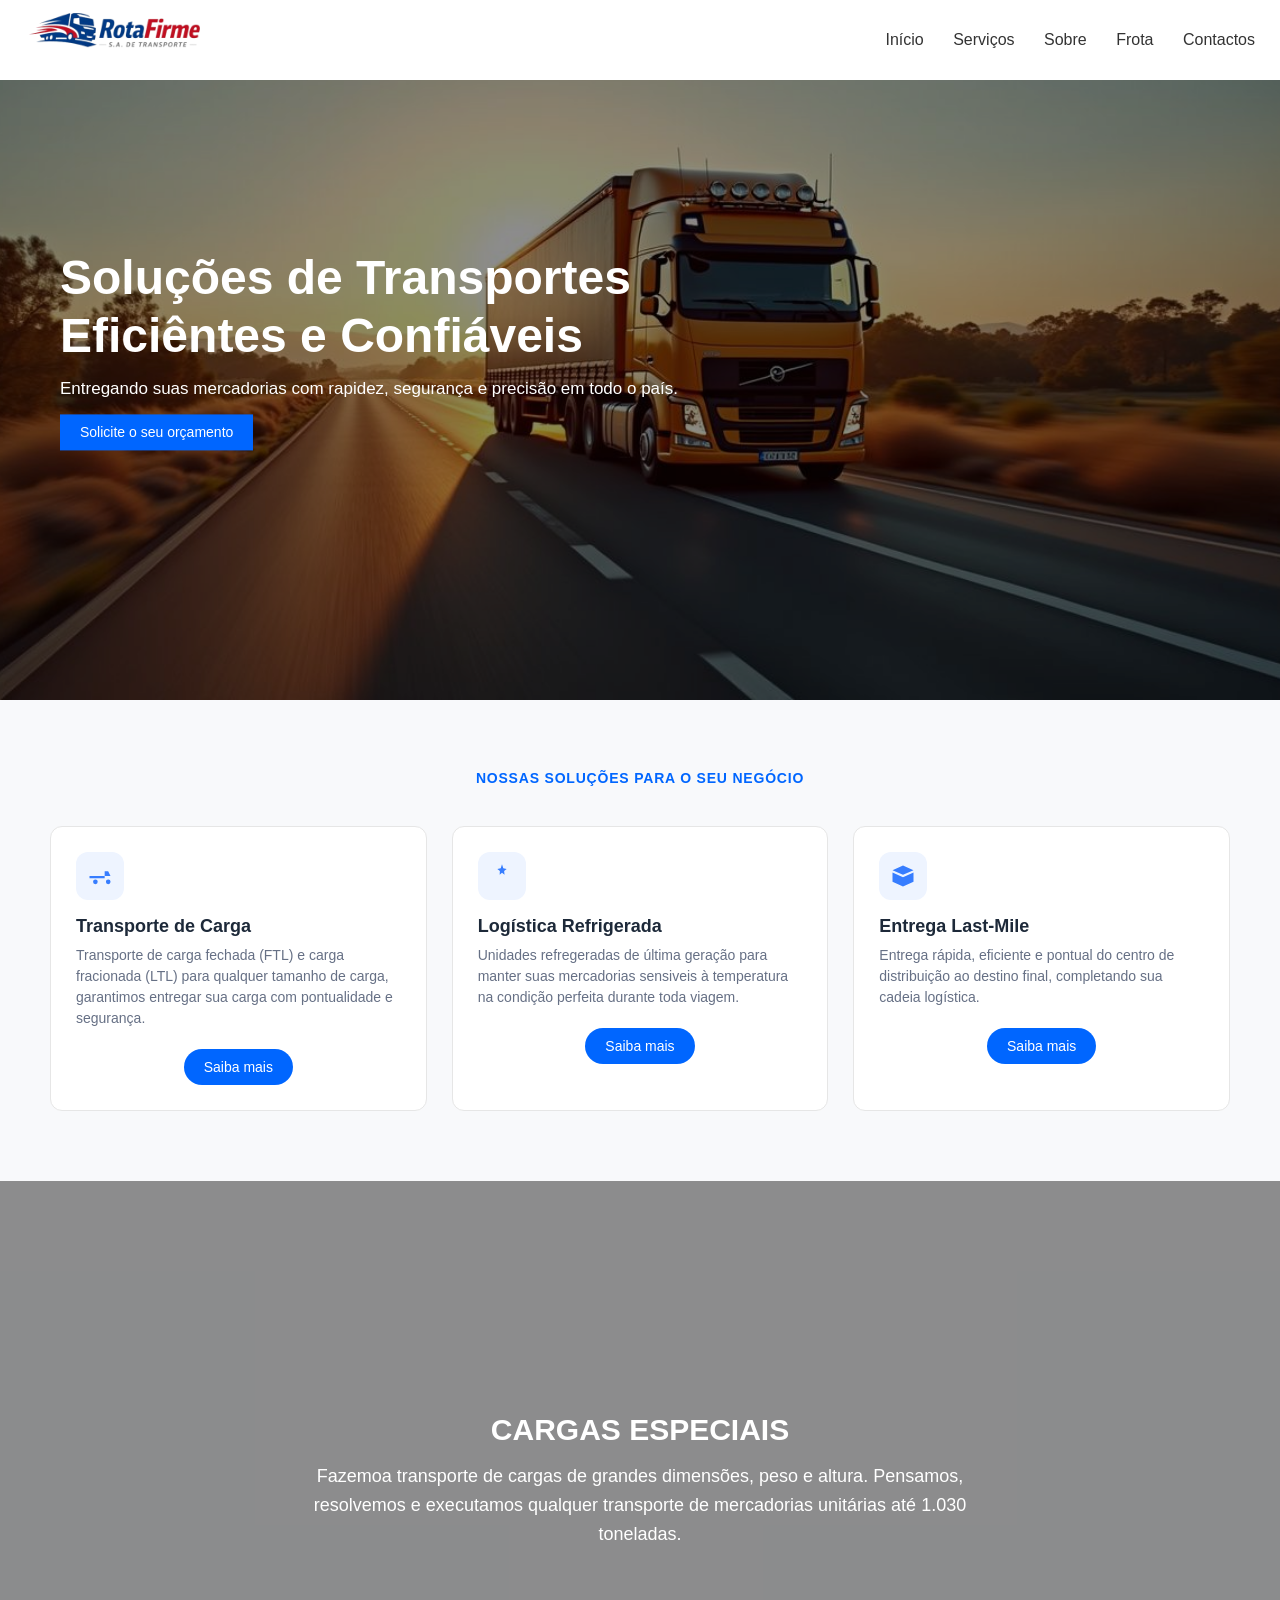
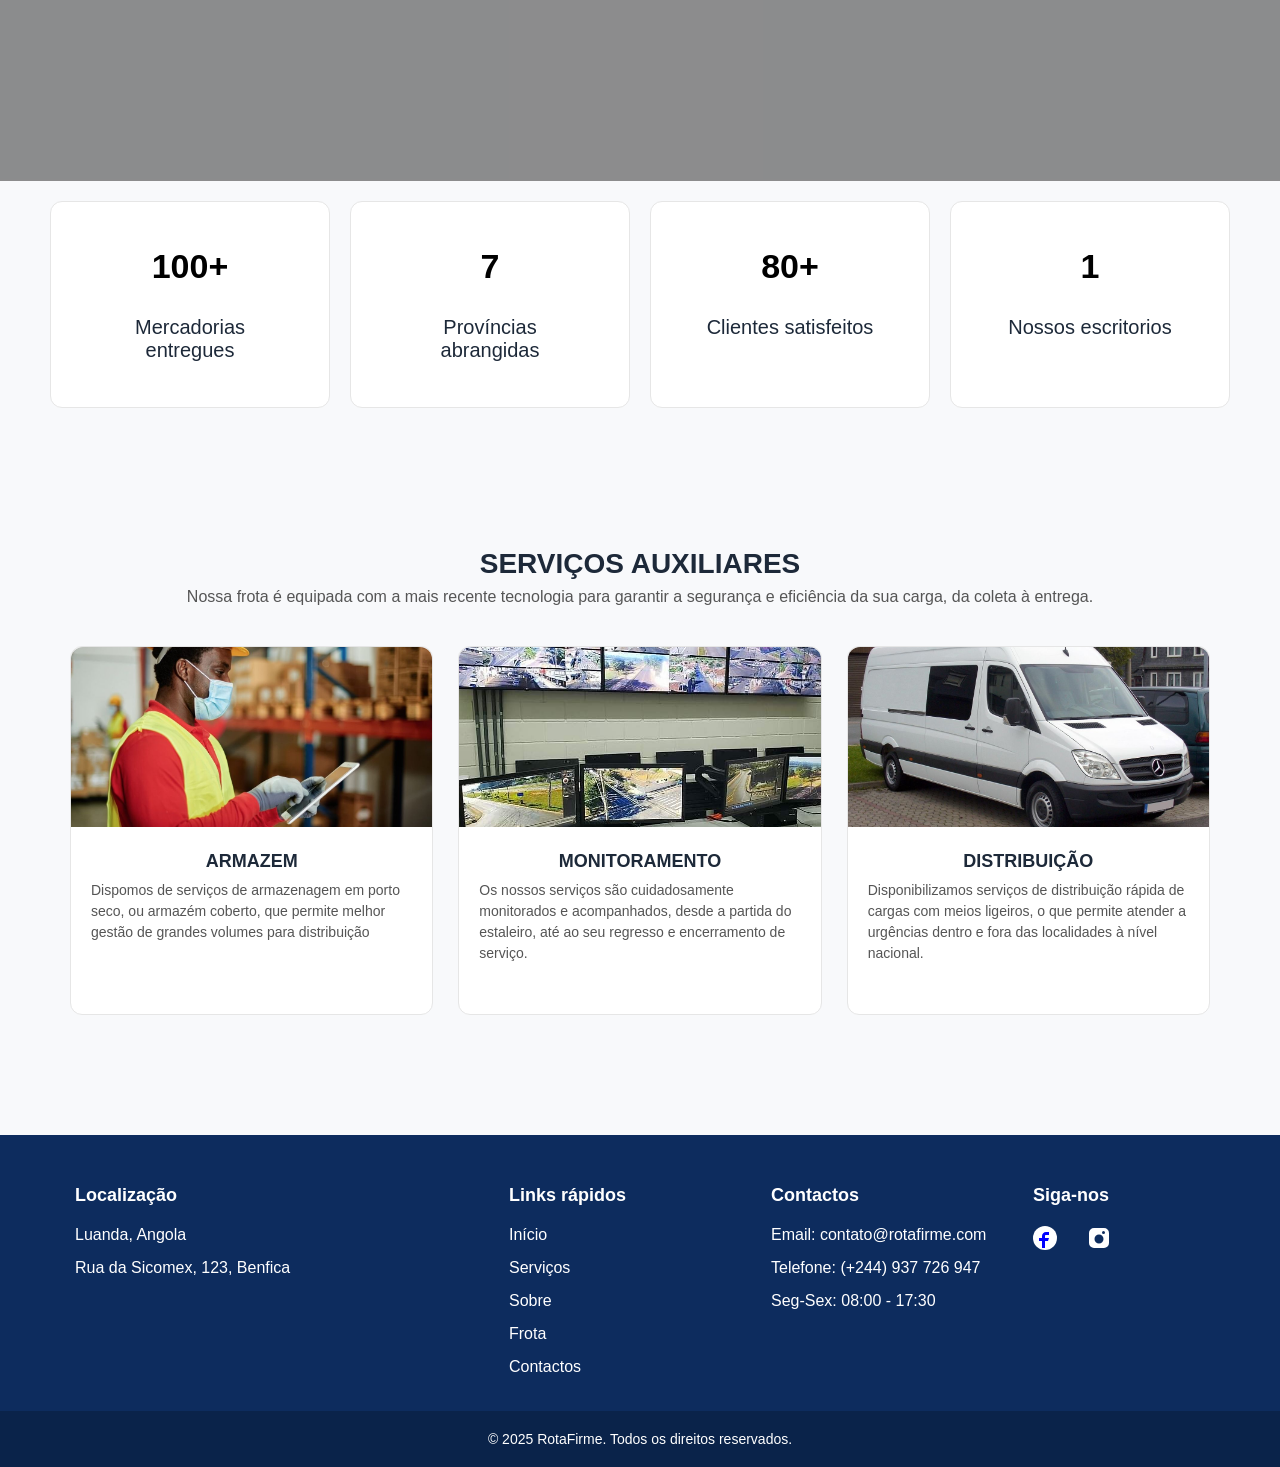
<file: frontend/index.html>
<!DOCTYPE html>
<html lang="pt-BR">
<head>
    <meta charset="UTF-8">
    <meta name="viewport" content="width=device-width, initial-scale=1.0">
    <title>RotaFirme</title>
    <link rel="stylesheet" href="css/style.css">
</head>
<body>

<!-- NAVBAR -->
<header class="navbar">
     <div class="logo">
          <a href="index.html"><img src="img/logotipo-removebg-preview.png" alt="RotaFirme"></a> 
    </div>
    <nav class="menu">
    <a href="index.html">Início</a>
    <div class="dropdown" id="dropdown-servicos">
        <a href="#services" class="dropdown-link">Serviços</a>
        <div class="dropdown-menu" id="dropdown-menu">
            <a href="pesado.html">Transporte de Carga</a>
            <a href="refregerado.html">Logística Refrigerada</a>
            <a href="rapida.html">Entrega Last-Mile</a>
        </div>
    </div>

    <a href="sobre.html">Sobre</a>
    <a href="frota.html">Frota</a>
    <a href="contato.html">Contactos</a> 
</nav> 
</header>

<!-- HERO -->
<section class="hero">
    <img src="img/fundo.jpg" alt="" class="hero-img">

    <div class="hero-content">
        <h1>Soluções de Transportes<br>Eficiêntes e Confiáveis</h1>
        <p>Entregando suas mercadorias com rapidez, segurança e precisão em todo o país.</p>

        <div class="hero-buttons">
            <button class="btn-primary">
                <a href="orcamento.html">Solicite o seu orçamento</a>
            </button>
        </div>
    </div>
</section>

<!-- SERVIÇOS -->
<section id="services">
    <h3 class="section-title">NOSSAS SOLUÇÕES PARA O SEU NEGÓCIO</h3>

    <div class="services-grid">
        <div class="service-card">
           <div class="icon">
            <!-- Ícone em SVG (exemplo: caminhão) -->
            <svg width="28" height="28" fill="#377dff" viewBox="0 0 24 24">
                <path d="M3 3h13v9h5l-2-4h-3V3H3v9h13v2H3V3zm16 12a2 2 0 11-.001 3.999A2 2 0 0119 15zm-11 0a2 2 0 11-.001 3.999A2 2 0 018 15z"/>
            </svg>
           </div>
            <h4>Transporte de Carga</h4>
            <p>Transporte de carga fechada (FTL) e carga fracionada (LTL) para qualquer tamanho de carga, garantimos entregar sua carga com pontualidade e segurança.</p>
            <button class="about-us">
                <a href="pesado.html">Saiba mais</a>
            </button>
        </div>

        <div class="service-card">
            <div class="icon">
            <!-- Ícone neve -->
            <svg width="28" height="28" fill="#377dff" viewBox="0 0 24 24">
                <path d="M12 2l1.09 3.27L16 6l-2.18 1.73L14.18 11l-2.18-1.73L10 11l.18-3.27L8 6l2.91-.73L12 2z"/>
            </svg>
        </div>
            <h4>Logística Refrigerada</h4>
            <p>Unidades refregeradas de última geração para manter suas mercadorias sensiveis à temperatura na condição perfeita durante toda viagem.</p>
             <button class="about-us">
                <a href="refregerado.html">Saiba mais</a>
            </button>
        </div>

        <div class="service-card">
             <div class="icon">
            <!-- Ícone caixa -->
            <svg width="28" height="28" fill="#377dff" viewBox="0 0 24 24">
                <path d="M3 7l9-4 9 4-9 4-9-4zm0 2l9 4 9-4v8l-9 4-9-4V9z"/>
            </svg>
        </div>
            <h4>Entrega Last-Mile</h4>
            <p>Entrega rápida, eficiente e pontual do centro de distribuição ao destino final, completando sua cadeia logística.</p>
             <button class="about-us">
                <a href="rapida.html">Saiba mais</a>
            </button>
        </div>
    </div>
</section>


<section class="parallax">
    <div class="parallax-content">
        <h2>CARGAS ESPECIAIS</h2>
        <p> 
             Fazemoa transporte de cargas de grandes dimensões, peso e altura. Pensamos, resolvemos e executamos qualquer transporte de mercadorias unitárias até 1.030 toneladas.
        </p>
    </div>
</section>

<section class="info">
    <div class="info-grid">
        <div class="info-card">
            <h1>100+</h1>
            <p>Mercadorias entregues</p>
        </div>

        <div class="info-card">
            <h1>7</h1>
            <p>Províncias abrangidas</p>
        </div>

           <div class="info-card">
            <h1>80+</h1>
            <p>Clientes satisfeitos</p>
        </div>

           <div class="info-card">
            <h1>1</h1>
            <p>Nossos escritorios</p>
        </div>
    </div>
</section>

<!-- AUXILIARES -->
<section class="fleet">
    <h2 class="section-subtitle">SERVIÇOS AUXILIARES</h2>
    <p class="section-desc">Nossa frota é equipada com a mais recente tecnologia para garantir a segurança e eficiência da sua carga, da coleta à entrega.</p>

    <div class="fleet-grid">
        <div class="fleet-card">
            <img src="img/armazem.jpg" alt="">
            <div class="fleet-info">
                <h4>ARMAZEM</h4>
                <p style="margin-bottom: 30px;">Dispomos de serviços de armazenagem em porto seco, ou armazém coberto, que permite melhor gestão de grandes volumes para distribuição</p>
            </div>
        </div>

        <div class="fleet-card">
            <img src="img/monitoramento.jpg" alt="">
            <div class="fleet-info">
                <h4>MONITORAMENTO</h4>
                <p style="margin-bottom: 30px;">Os nossos serviços são cuidadosamente monitorados e acompanhados, desde a partida do estaleiro, até ao seu regresso e encerramento de serviço.</p>
            </div>
        </div>

        <div class="fleet-card">
            <img src="img/urbano.jpg" alt="">
            <div class="fleet-info">
                <h4>DISTRIBUIÇÃO</h4>
                <p style="margin-bottom: 30px;">Disponibilizamos serviços de distribuição rápida de cargas com meios ligeiros, o que permite atender a urgências dentro e fora das localidades à nível nacional.</p>
            </div>
        </div>
    

    </div>
</section>

     <!-- Rodapé -->
    <footer>
        <div class="container footer-grid">
            <div class="footer-col about" style="margin-left: 60px;">
                <h3>Localização</h3>
                 <li>Luanda, Angola</li>
                 <li><i class="bi bi-geo-alt-fill"></i>Rua da Sicomex, 123, Benfica</li>
            </div>
            <div class="footer-col links">
                <h3>Links rápidos</h3>
                <ul>
                    <li><a href="index.html">Início</a></li>
                    <li><a href="#services">Serviços</a></li>
                    <li><a href="sobre.html">Sobre</a></li>
                    <li><a href="frota.html">Frota</a></li>
                    <li><a href="contato.html">Contactos</a></li>
                </ul>
            </div>
            <div class="footer-col contact">
                <h3>Contactos</h3>
                <ul>
                    <li>Email: contato@rotafirme.com</li>
                    <li>Telefone: (+244) 937 726 947</li>
                    <li>Seg-Sex: 08:00 - 17:30</li>
                </ul>
            </div>
            <div class="footer-col social">
                <h3>Siga-nos</h3>
                <div class="social-icons">
                    
                  <svg width="24" height="24" viewBox="0 0 24 24" fill="currentColor" class="facebook">
                    <path d="M13 9h3V6h-3c-2.2 0-4 1.8-4 4v2H6v3h3v7h3v-7h3l1-3h-4v-2c0-.6.4-1 1-1z"/>
                  </svg>

                  <svg width="24" height="24" viewBox="0 0 24 24" fill="currentColor" class="instagram">
                    <path d="M7 2h10a5 5 0 0 1 5 5v10a5 5 0 0 1-5 5H7a5 5 0 0 1-5-5V7a5 5 0 0 1 5-5zm5 6.5A4.5 4.5 0 1 0 16.5 13 4.5 4.5 0 0 0 12 8.5zm6-2a1.5 1.5 0 1 0-1.5 1.5A1.5 1.5 0 0 0 18 6.5z"/>
                  </svg>

                </div>
            </div>
        </div>
        <div class="footer-bottom">
            <p>© 2025 RotaFirme. Todos os direitos reservados.</p>
        </div>
    </footer>

    <script src="javascript/index.js"></script>

</body>
</html>
</file>
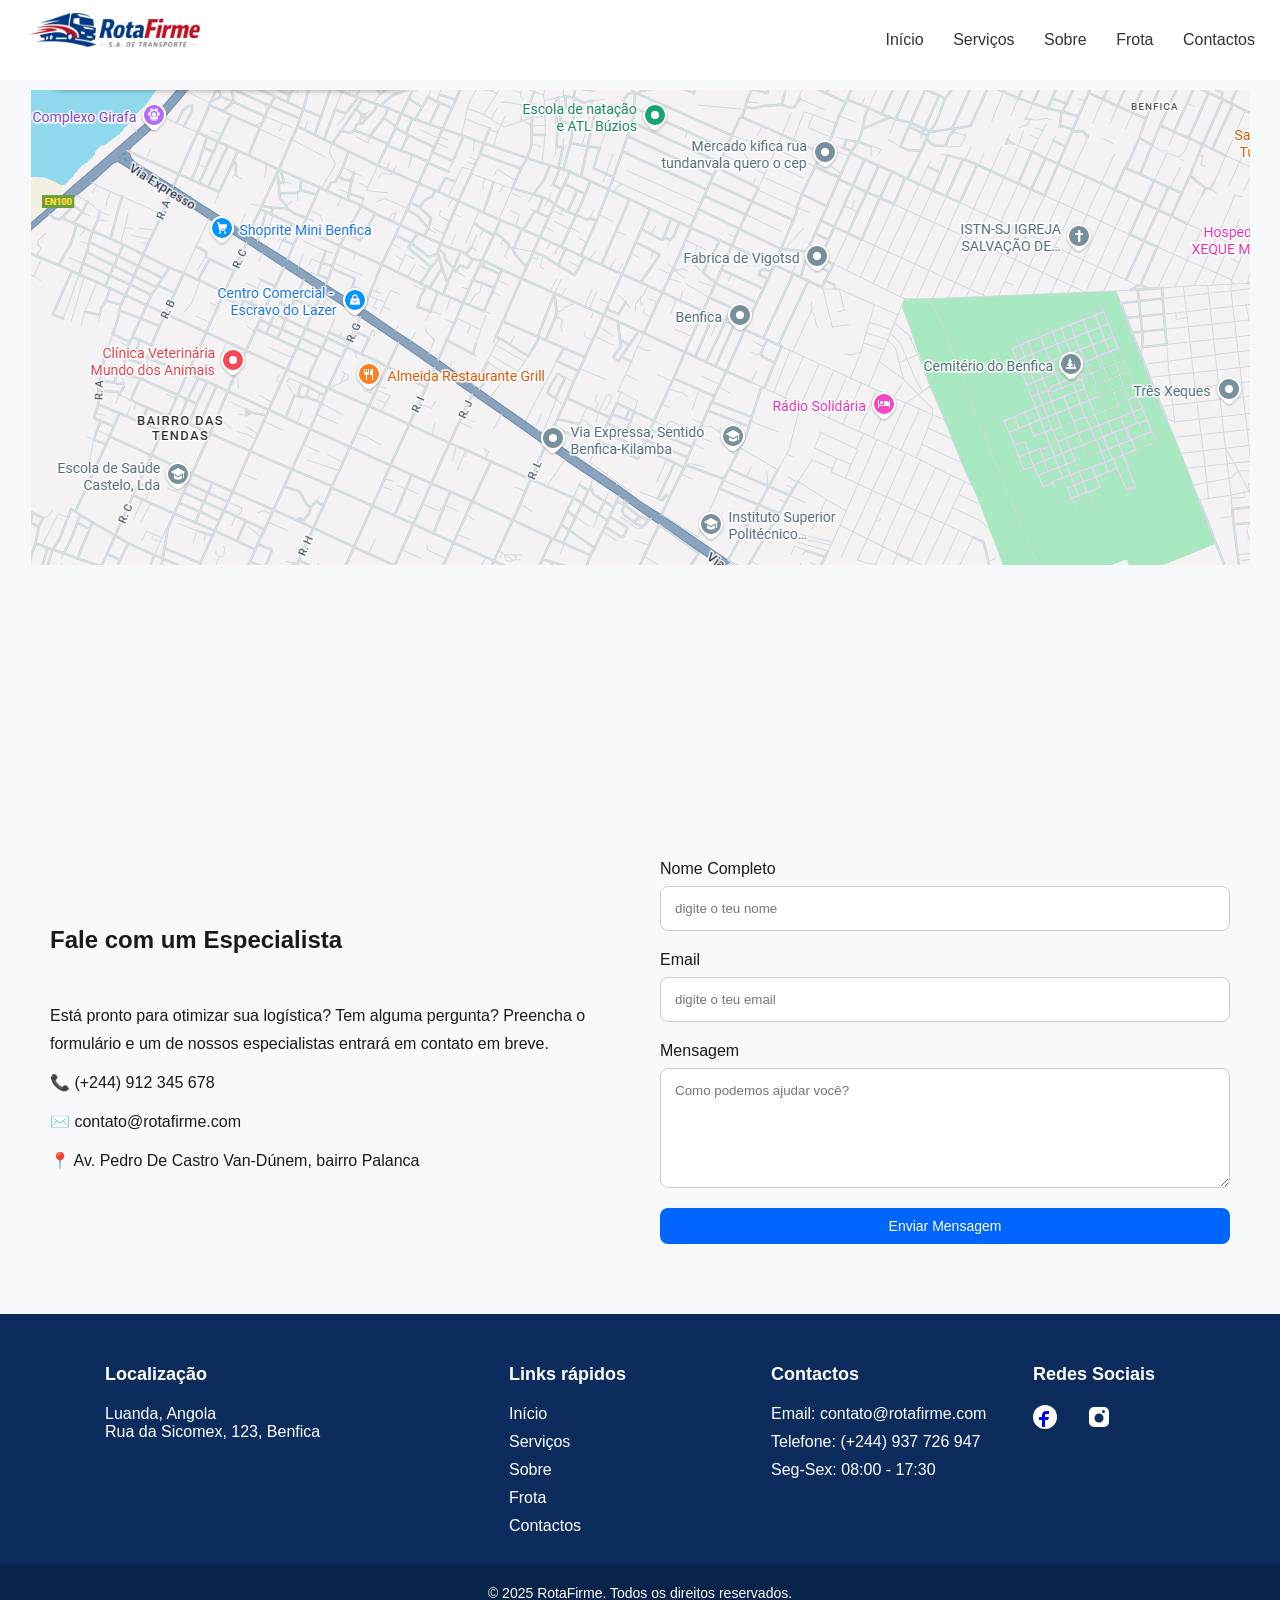
<file: frontend/contato.html>
<!DOCTYPE html>
<html lang="pt-BR">
<head>
    <meta charset="UTF-8">
    <meta name="viewport" content="width=device-width, initial-scale=1.0">
    <title>RotaFirme-Contato</title>
    <link rel="stylesheet" href="css/contato.css">
</head>
<body>

<!-- NAVBAR -->
<header class="navbar">
  <div class="logo">
          <a href="index.html"><img src="img/logotipo-removebg-preview.png" alt="RotaFirme"></a> 
    </div>
    

    <nav class="menu">
        <a href="index.html">Início</a>
         <div class="dropdown" id="dropdown-servicos">
        <a href="#" class="dropdown-link">Serviços</a>
        <div class="dropdown-menu" id="dropdown-menu">
            <a href="pesado.html">Transporte de Carga</a>
            <a href="refregerado.html">Logística Refrigerada</a>
            <a href="rapida.html">Entrega Last-Mile</a>
        </div>
    </div>
        <a href="sobre.html">Sobre</a>
        <a href="frota.html">Frota</a>
        <a href="contato.html">Contactos</a> 
    </nav>
    
</header>

<section class="s-hero">
     <img src="img/mapa2.png" alt="mapa">
</section>

<!-- CONTATO -->
<section id="contact">

    <div class="contact-box">

        <div class="contact-info">
          <h2>Fale com um Especialista</h2>

            <p>Está pronto para otimizar sua logística? Tem alguma pergunta? Preencha o formulário e um de nossos especialistas entrará em contato em breve.</p>
            <p>📞 (+244) 912 345 678</p>
            <p>✉️ contato@rotafirme.com</p>
            <p>📍 Av. Pedro De Castro Van-Dúnem, bairro Palanca</p>
        </div>

        <form class="contact-form">
            <label>Nome Completo</label>
            <input type="text" name="Nome" id="Nome" placeholder="digite o teu nome" required>

            <label>Email</label>
            <input type="email" name="Email" id="Email" placeholder="digite o teu email" required>

            <label>Mensagem</label>
            <textarea placeholder="Como podemos ajudar você?"></textarea>

            <button type="submit" class="btn-primary">Enviar Mensagem</button>
        </form>

    </div>
</section>

      <!-- Rodapé -->
    <footer>
        <div class="container footer-grid">
            <div class="footer-col about" style="margin-left: 90px;">
                <h3>Localização</h3>
                 <li>Luanda, Angola</li>
                 <li><i class="bi bi-geo-alt-fill"></i>Rua da Sicomex, 123, Benfica</li>
            </div>
            <div class="footer-col links">
                <h3>Links rápidos</h3>
                <ul>
                    <li><a href="index.html">Início</a></li>
                    <li><a href="#services">Serviços</a></li>
                    <li><a href="sobre.html">Sobre</a></li>
                    <li><a href="frota.html">Frota</a></li>
                    <li><a href="contato.html">Contactos</a></li>
                </ul>
            </div>
            <div class="footer-col contact">
                <h3>Contactos</h3>
                <ul>
                    <li>Email: contato@rotafirme.com</li>
                    <li>Telefone: (+244) 937 726 947</li>
                    <li>Seg-Sex: 08:00 - 17:30</li>
                </ul>
            </div>
            <div class="footer-col social">
                <h3>Redes Sociais</h3>
                <div class="social-icons">
                    
                  <svg width="24" height="24" viewBox="0 0 24 24" fill="currentColor" class="facebook">
                    <path d="M13 9h3V6h-3c-2.2 0-4 1.8-4 4v2H6v3h3v7h3v-7h3l1-3h-4v-2c0-.6.4-1 1-1z"/>
                  </svg>

                  <svg width="24" height="24" viewBox="0 0 24 24" fill="currentColor">
                    <path d="M7 2h10a5 5 0 0 1 5 5v10a5 5 0 0 1-5 5H7a5 5 0 0 1-5-5V7a5 5 0 0 1 5-5zm5 6.5A4.5 4.5 0 1 0 16.5 13 4.5 4.5 0 0 0 12 8.5zm6-2a1.5 1.5 0 1 0-1.5 1.5A1.5 1.5 0 0 0 18 6.5z"/>
                  </svg>

                </div>
            </div>
            </div>
        </div>
         <div class="footer-bottom">
            <p>© 2025 RotaFirme. Todos os direitos reservados.</p>
        </div>
    </footer>

    <script src="javascript/index.js"></script>
</body>
</html>
</file>
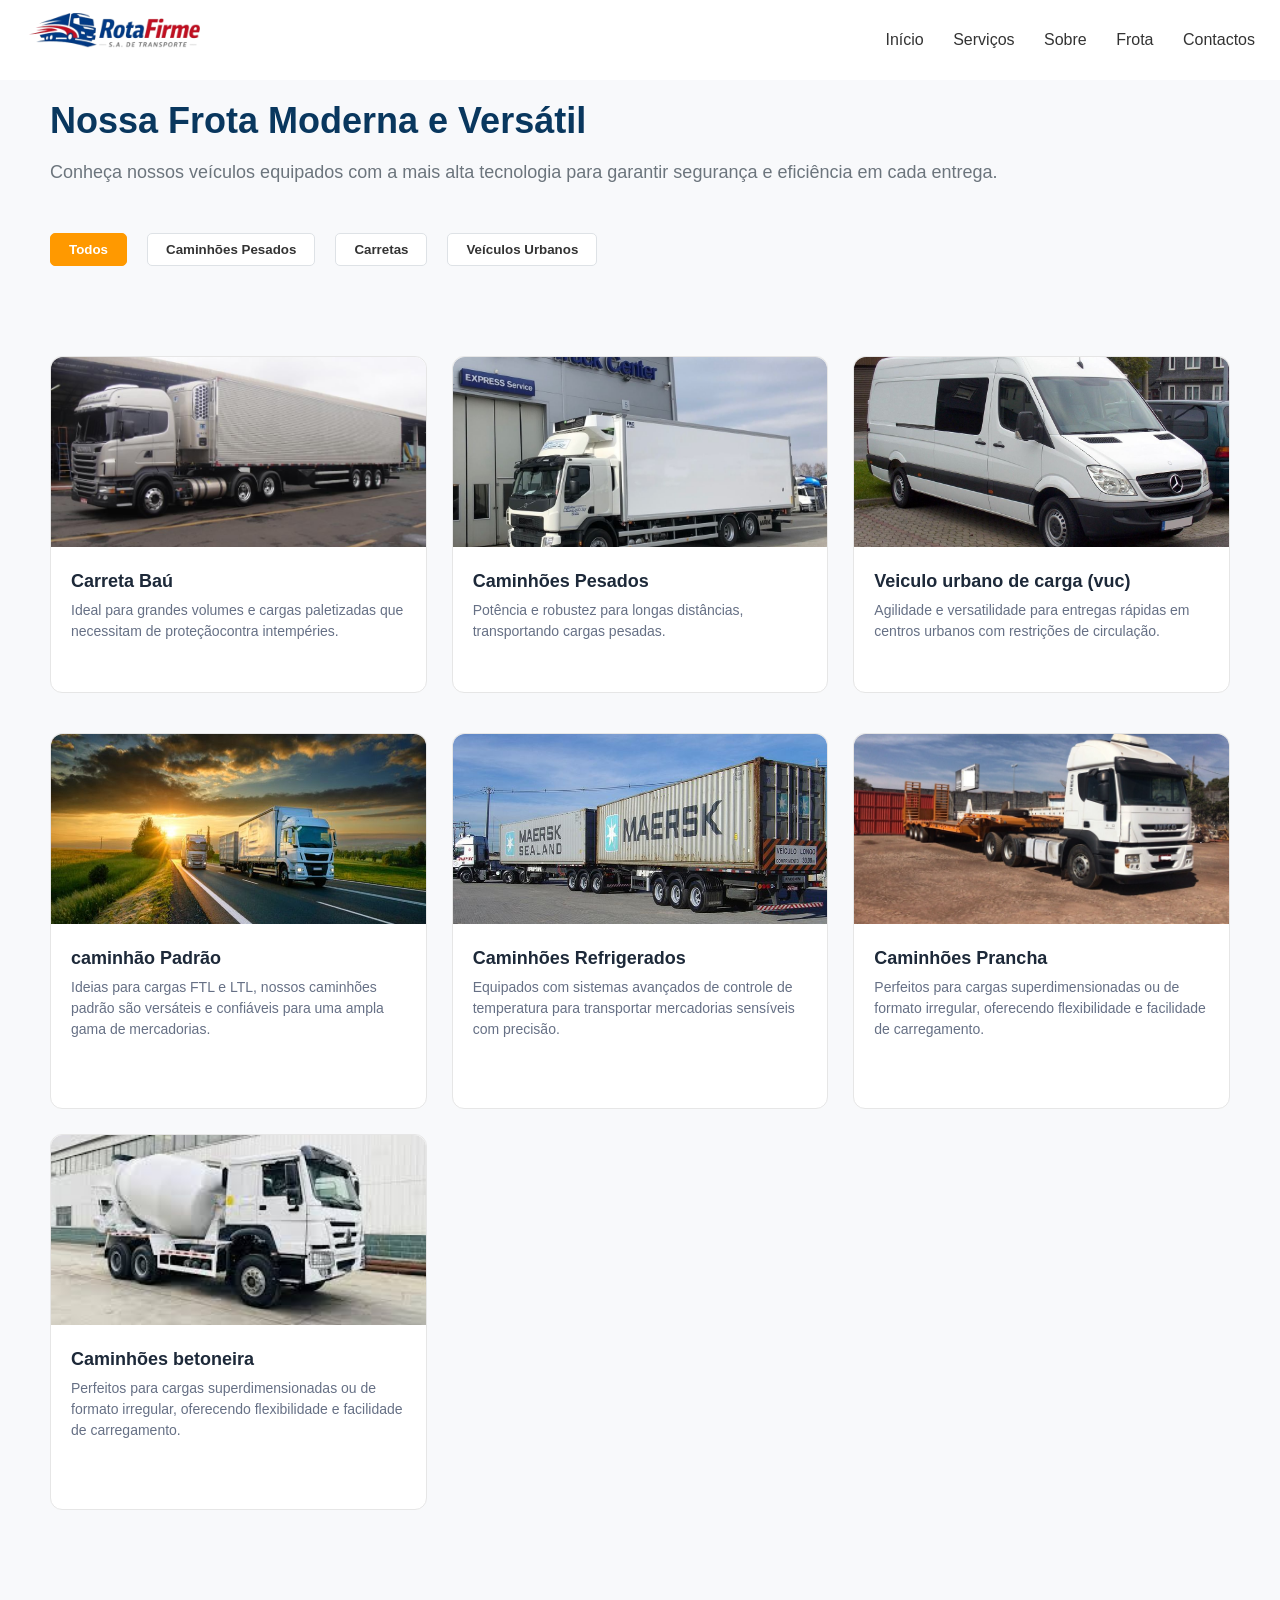
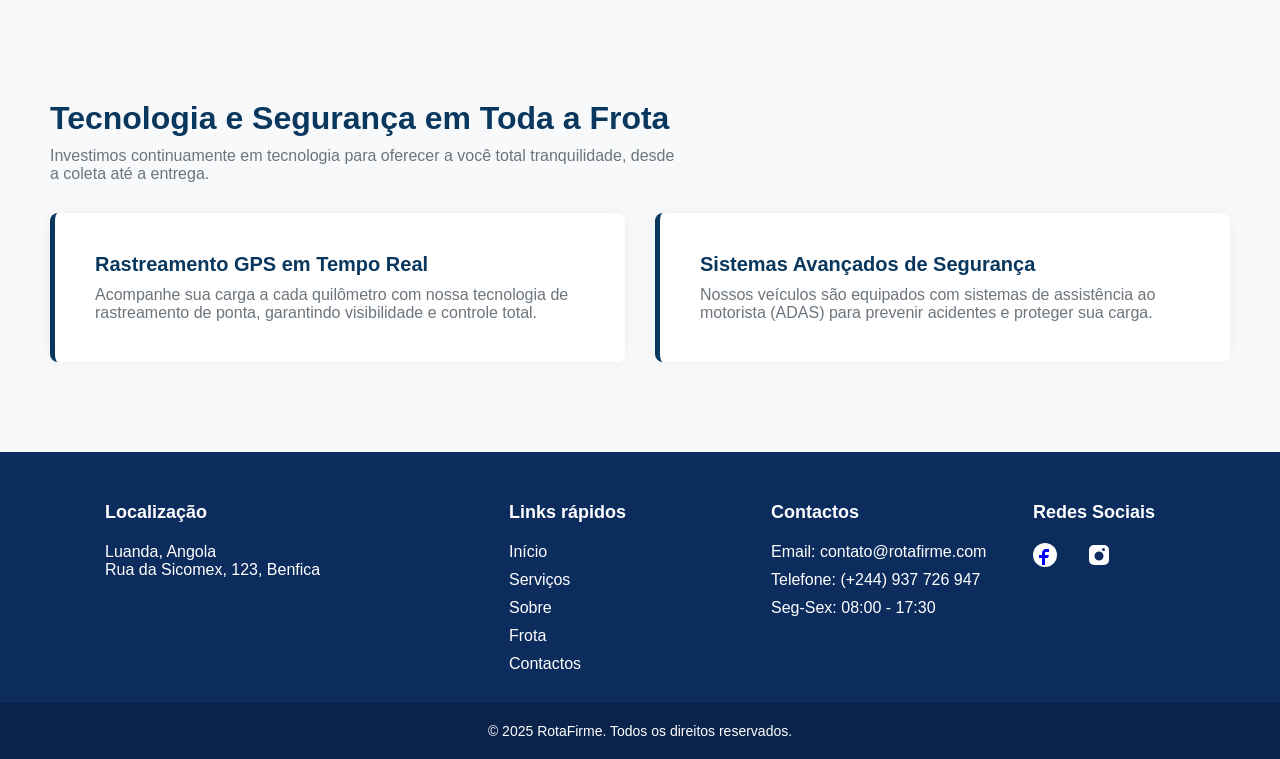
<file: frontend/frota.html>
<!DOCTYPE html>
<html lang="pt-BR">
<head>
    <meta charset="UTF-8">
    <meta name="viewport" content="width=device-width, initial-scale=1.0">
    <title>RotaFirme-frota</title>
    <link rel="stylesheet" href="css/frota.css">
</head>
<body>

<!-- NAVBAR -->
<header class="navbar">
    <div class="logo">
          <a href="index.html"><img src="img/logotipo-removebg-preview.png" alt="RotaFirme"></a> 
    </div>
    
    
    <nav class="menu">
        <a href="index.html">Início</a>
       <div class="dropdown" id="dropdown-servicos">
        <a href="#" class="dropdown-link">Serviços</a>
        <div class="dropdown-menu" id="dropdown-menu">
            <a href="pesado.html">Transporte de Carga</a>
            <a href="refregerado.html">Logística Refrigerada</a>
            <a href="rapida.html">Entrega Last-Mile</a>
        </div>
    </div>
        <a href="sobre.html">Sobre</a>
        <a href="frota.html">Frota</a>
        <a href="contato.html">Contactos</a> 
    </nav>
    
</header>


    <!--SEÇÃO FROTA-->
    <section class="section-frota">
        <div class="container">
            <h1 class="frota-title">Nossa Frota Moderna e Versátil</h1>
            <p class="frota-subtitle">Conheça nossos veículos equipados com a mais alta tecnologia para garantir segurança e eficiência em cada entrega.</p>

            <div class="tabs">
                <button class="tab-btn active">Todos</button>
                <button class="tab-btn">Caminhões Pesados</button>
                <button class="tab-btn">Carretas</button>
                <button class="tab-btn">Veículos Urbanos</button>
            </div>

       <div class="fleet-grid">
        <div class="fleet-card">
            <img src="img/carretabau.jpg" alt="">
            <div class="fleet-info">
                <h4>Carreta Baú</h4>
                <p style="margin-bottom: 30px;">Ideal para grandes volumes e cargas paletizadas que necessitam de proteçãocontra intempéries.</p>
            </div>
        </div>

        <div class="fleet-card">
            <img src="img/pesado.jpg" alt="">
            <div class="fleet-info">
                <h4>Caminhões Pesados</h4>
                <p style="margin-bottom: 30px;">Potência e robustez para longas distâncias, transportando cargas pesadas.</p>
            </div>
        </div>

        <div class="fleet-card">
            <img src="img/urbano.jpg" alt="">
            <div class="fleet-info">
                <h4>Veiculo urbano de carga (vuc)</h4>
                <p style="margin-bottom: 30px;">Agilidade e versatilidade para entregas rápidas em centros urbanos com restrições de circulação.</p>
            </div>
        </div>
    </div>

     <div class="fleet-grid">
        <div class="fleet-card">
            <img src="img/bira.jpg" alt="">
            <div class="fleet-info">
                <h4>caminhão Padrão</h4>
                <p style="margin-bottom: 30px;">Ideias para cargas FTL e LTL, nossos caminhões padrão são versáteis e confiáveis para uma ampla gama de mercadorias.</p><br>
            </div>
        </div>

        <div class="fleet-card">
            <img src="img/5cbc0038c9aa1a4f6f63f77eba47b574.jpg" alt="">
            <div class="fleet-info">
                <h4>Caminhões Refrigerados</h4>
                <p style="margin-bottom: 30px;">Equipados com sistemas avançados de controle de temperatura para transportar mercadorias sensíveis com precisão.</p><br> 
            </div>
        </div>

        <div class="fleet-card">
            <img src="img/prancha.jpg" alt="">
            <div class="fleet-info">
                <h4>Caminhões Prancha</h4>
                <p style="margin-bottom: 30px;">Perfeitos para cargas superdimensionadas ou de formato irregular, oferecendo flexibilidade e facilidade de carregamento.</p><br> 
            </div>
        </div>

                <div class="fleet-card">
            <img src="img/betoneira1.jpeg" alt="">
            <div class="fleet-info">
                <h4>Caminhões betoneira</h4>
                <p style="margin-bottom: 30px;">Perfeitos para cargas superdimensionadas ou de formato irregular, oferecendo flexibilidade e facilidade de carregamento.</p><br>
                 </div>
               </div>
            </div>
        </div>
    </section>

    <!--3. SEÇÃO TECNOLOGIA E SEGURANÇA-->
    <section class="section-tecnologia">
        <div class="container">
            <h2 class="tecnologia-title">Tecnologia e Segurança em Toda a Frota</h2>
            <p class="tecnologia-subtitle">Investimos continuamente em tecnologia para oferecer a você total tranquilidade, desde <br> a coleta até a entrega.</p>

            <div class="tecnologia-grid">
                
                <div class="tec-card">
                    <h4 class="tec-title">Rastreamento GPS em Tempo Real</h4>
                    <p class="tec-description">Acompanhe sua carga a cada quilômetro com nossa tecnologia de rastreamento de ponta, garantindo visibilidade e controle total.</p>
                </div>

                <div class="tec-card">
                    <h4 class="tec-title">Sistemas Avançados de Segurança</h4>
                    <p class="tec-description">Nossos veículos são equipados com sistemas de assistência ao motorista (ADAS) para prevenir acidentes e proteger sua carga.</p>
                </div>
            </div>
        </div>
    </section>

     <!-- Rodapé -->
    <footer>
        <div class="container footer-grid">
             <div class="footer-col about" style="margin-left: 90px;">
                <h3>Localização</h3>
                 <li>Luanda, Angola</li>
                 <li><i class="bi bi-geo-alt-fill"></i>Rua da Sicomex, 123, Benfica</li>
            </div>
            <div class="footer-col links">
                <h3>Links rápidos</h3>
                <ul>
                    <li><a href="index.html">Início</a></li>
                    <li><a href="#services">Serviços</a></li>
                    <li><a href="sobre.html">Sobre</a></li>
                    <li><a href="frota.html">Frota</a></li>
                    <li><a href="contato.html">Contactos</a></li>
                </ul>
            </div>
            <div class="footer-col contact">
                <h3>Contactos</h3>
                <ul>
                    <li>Email: contato@rotafirme.com</li>
                    <li>Telefone: (+244) 937 726 947</li>
                    <li>Seg-Sex: 08:00 - 17:30</li>
                </ul>
            </div>
            <div class="footer-col social">
                <h3>Redes Sociais</h3>
                <div class="social-icons">
                    
                  <svg width="24" height="24" viewBox="0 0 24 24" fill="currentColor" class="facebook">
                    <path d="M13 9h3V6h-3c-2.2 0-4 1.8-4 4v2H6v3h3v7h3v-7h3l1-3h-4v-2c0-.6.4-1 1-1z"/>
                  </svg>

                  <svg width="24" height="24" viewBox="0 0 24 24" fill="currentColor">
                    <path d="M7 2h10a5 5 0 0 1 5 5v10a5 5 0 0 1-5 5H7a5 5 0 0 1-5-5V7a5 5 0 0 1 5-5zm5 6.5A4.5 4.5 0 1 0 16.5 13 4.5 4.5 0 0 0 12 8.5zm6-2a1.5 1.5 0 1 0-1.5 1.5A1.5 1.5 0 0 0 18 6.5z"/>
                  </svg>

                </div>
            </div>
        </div>
        <div class="footer-bottom">
            <p>© 2025 RotaFirme. Todos os direitos reservados.</p>
        </div>
    </footer>

    <script src="javascript/index.js"></script>
</body>
</html>
</file>
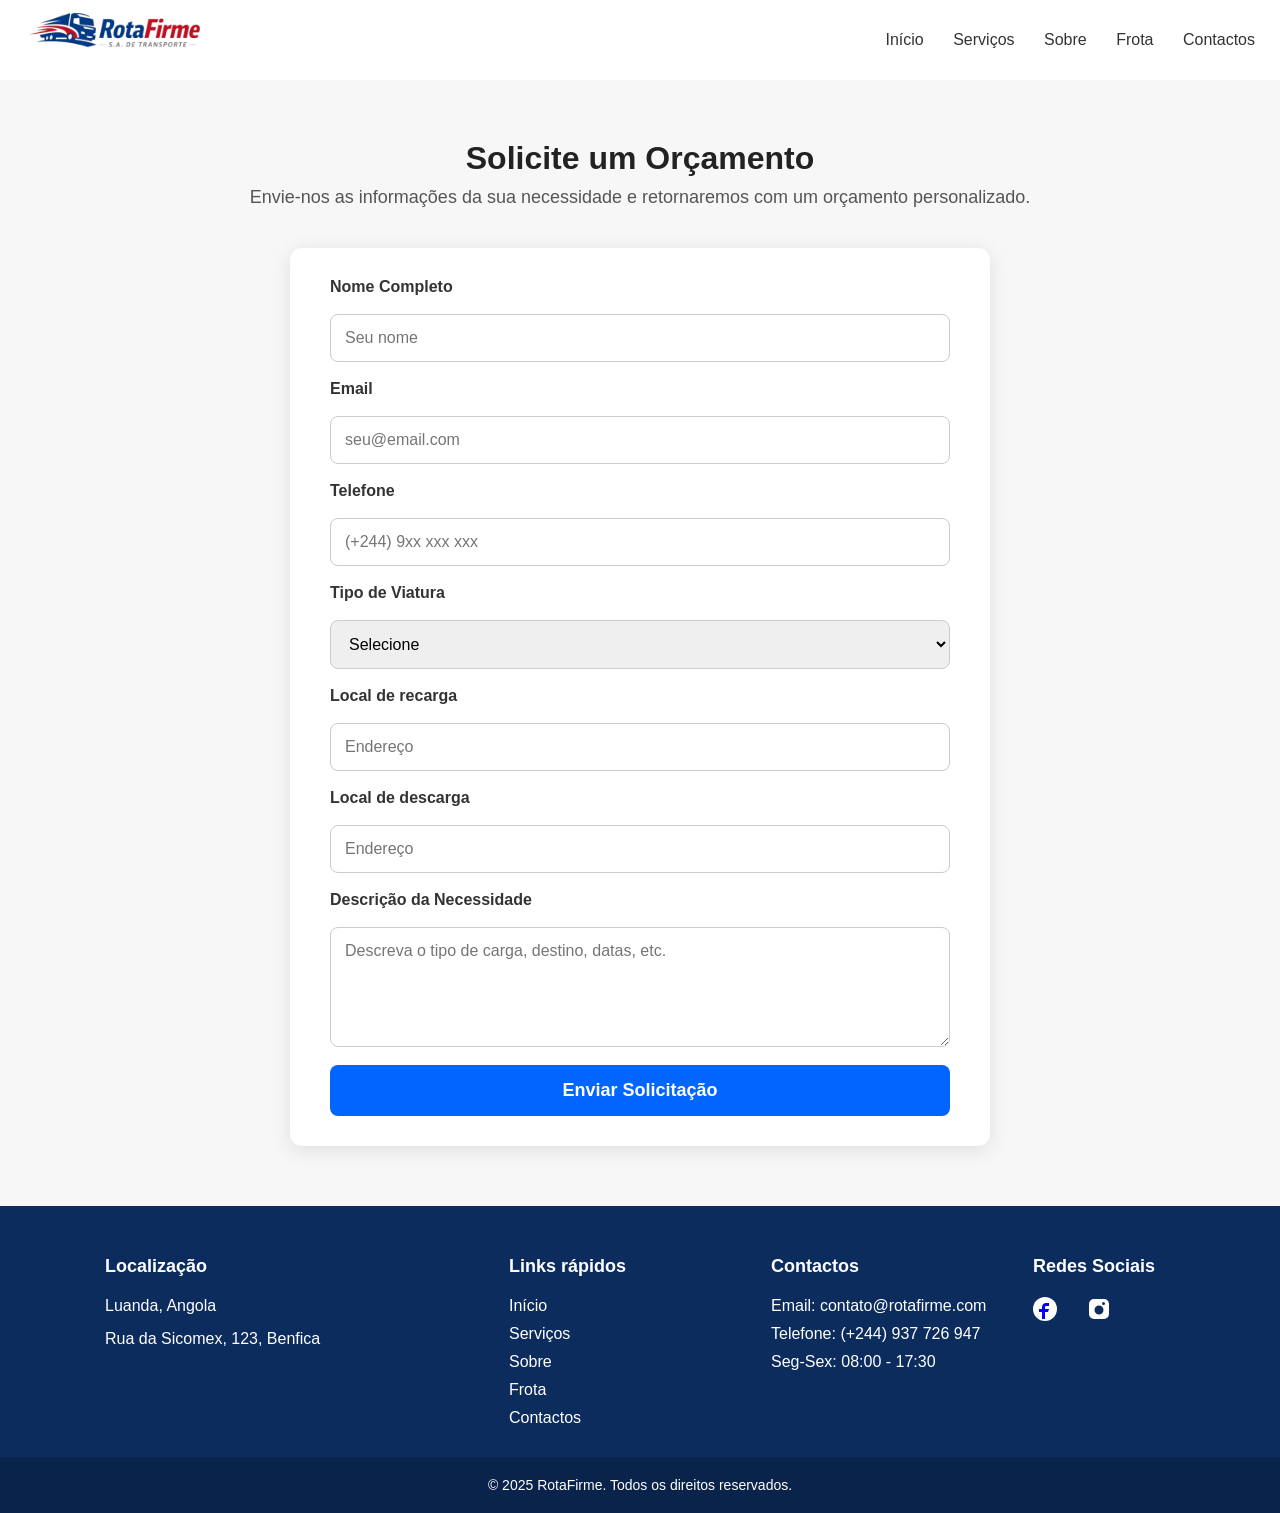
<file: frontend/orcamento.html>
<!DOCTYPE html>
<html lang="pt-BR">
<head>
    <meta charset="UTF-8">
    <meta name="viewport" content="width=device-width, initial-scale=1.0">
    <title>RotaFirme-orçamento</title>
    <link rel="stylesheet" href="css/orcamento.css">
</head>
<body>

<!-- NAVBAR -->
<header class="navbar">
   <div class="logo">
          <a href="index.html"><img src="img/logotipo-removebg-preview.png" alt="RotaFirme"></a> 
    </div>
    
    <nav class="menu">
        <a href="index.html">Início</a>
      <div class="dropdown" id="dropdown-servicos">
        <a href="#" class="dropdown-link">Serviços</a>
        <div class="dropdown-menu" id="dropdown-menu">
            <a href="pesado.html">Transporte de Carga</a>
            <a href="refregerado.html">Logística Refrigerada</a>
            <a href="rapida.html">Entrega Last-Mile</a>
        </div>
    </div>
        <a href="sobre.html">Sobre</a>
        <a href="frota.html">Frota</a>
        <a href="contato.html">Contactos</a> 
    </nav>
    
</header>

    <!-- FORMULÁRIO DE SOLICITAÇÃO DE ORÇAMENTO -->
   <section class="section-orcamento">
        <div class="container">
                <h2 class="orcamento-title">Solicite um Orçamento</h2>
                <p class="orcamento-subtitle">Envie-nos as informações da sua necessidade e retornaremos com um orçamento personalizado.</p>


           <form class="orcamento-form">
               <label>Nome Completo</label>
               <input type="text" placeholder="Seu nome" required>


             <label>Email</label>
             <input type="email" placeholder="seu@email.com" required>

             <label>Telefone</label>
             <input type="text" placeholder="(+244) 9xx xxx xxx" required>

             <label>Tipo de Viatura</label>
            <select required>
            <option value="">Selecione</option>
            <option>Carreta Baú</option>
            <option>Caminhão Pesado</option>
            <option>Veículo Urbano de Carga (VUC)</option>
            <option>Caminhão Padrão</option>
            <option>Caminhão Refrigerado</option>
            <option>Caminhão Prancha</option>
            <option>Caminhão Betoneira</option>
            </select>

            
             <label>Local de recarga</label>
             <input type="text" placeholder="Endereço" required>
             
             <label>Local de descarga</label>
             <input type="text" placeholder="Endereço" required>

           <label>Descrição da Necessidade</label>
           <textarea placeholder="Descreva o tipo de carga, destino, datas, etc." required></textarea>
           <button type="submit" class="btn-submit">Enviar Solicitação</button>

           </form>
        </div>
    </section>

  
     <!-- Rodapé -->
    <footer>
        <div class="container footer-grid">
             <div class="footer-col about" style="margin-left: 90px;">
                <h3>Localização</h3>
                 <li>Luanda, Angola</li>
                 <li><i class="bi bi-geo-alt-fill"></i>Rua da Sicomex, 123, Benfica</li>
            </div>
            <div class="footer-col links">
                <h3>Links rápidos</h3>
                <ul>
                    <li><a href="index.html">Início</a></li>
                    <li><a href="#services">Serviços</a></li>
                    <li><a href="sobre.html">Sobre</a></li>
                    <li><a href="frota.html">Frota</a></li>
                    <li><a href="contato.html">Contactos</a></li>
                </ul>
            </div>
            <div class="footer-col contact">
                <h3>Contactos</h3>
                <ul>
                    <li>Email: contato@rotafirme.com</li>
                    <li>Telefone: (+244) 937 726 947</li>
                    <li>Seg-Sex: 08:00 - 17:30</li>
                </ul>
            </div>
            <div class="footer-col social">
                <h3>Redes Sociais</h3>
                <div class="social-icons">
                    
                  <svg width="24" height="24" viewBox="0 0 24 24" fill="currentColor" class="facebook">
                    <path d="M13 9h3V6h-3c-2.2 0-4 1.8-4 4v2H6v3h3v7h3v-7h3l1-3h-4v-2c0-.6.4-1 1-1z"/>
                  </svg>

                  <svg width="24" height="24" viewBox="0 0 24 24" fill="currentColor">
                    <path d="M7 2h10a5 5 0 0 1 5 5v10a5 5 0 0 1-5 5H7a5 5 0 0 1-5-5V7a5 5 0 0 1 5-5zm5 6.5A4.5 4.5 0 1 0 16.5 13 4.5 4.5 0 0 0 12 8.5zm6-2a1.5 1.5 0 1 0-1.5 1.5A1.5 1.5 0 0 0 18 6.5z"/>
                  </svg>

                </div>
            </div>
        </div>
        <div class="footer-bottom">
            <p>© 2025 RotaFirme. Todos os direitos reservados.</p>
        </div>
    </footer>

    <script src="javascript/index.js"></script>
</body>
</html>
</file>
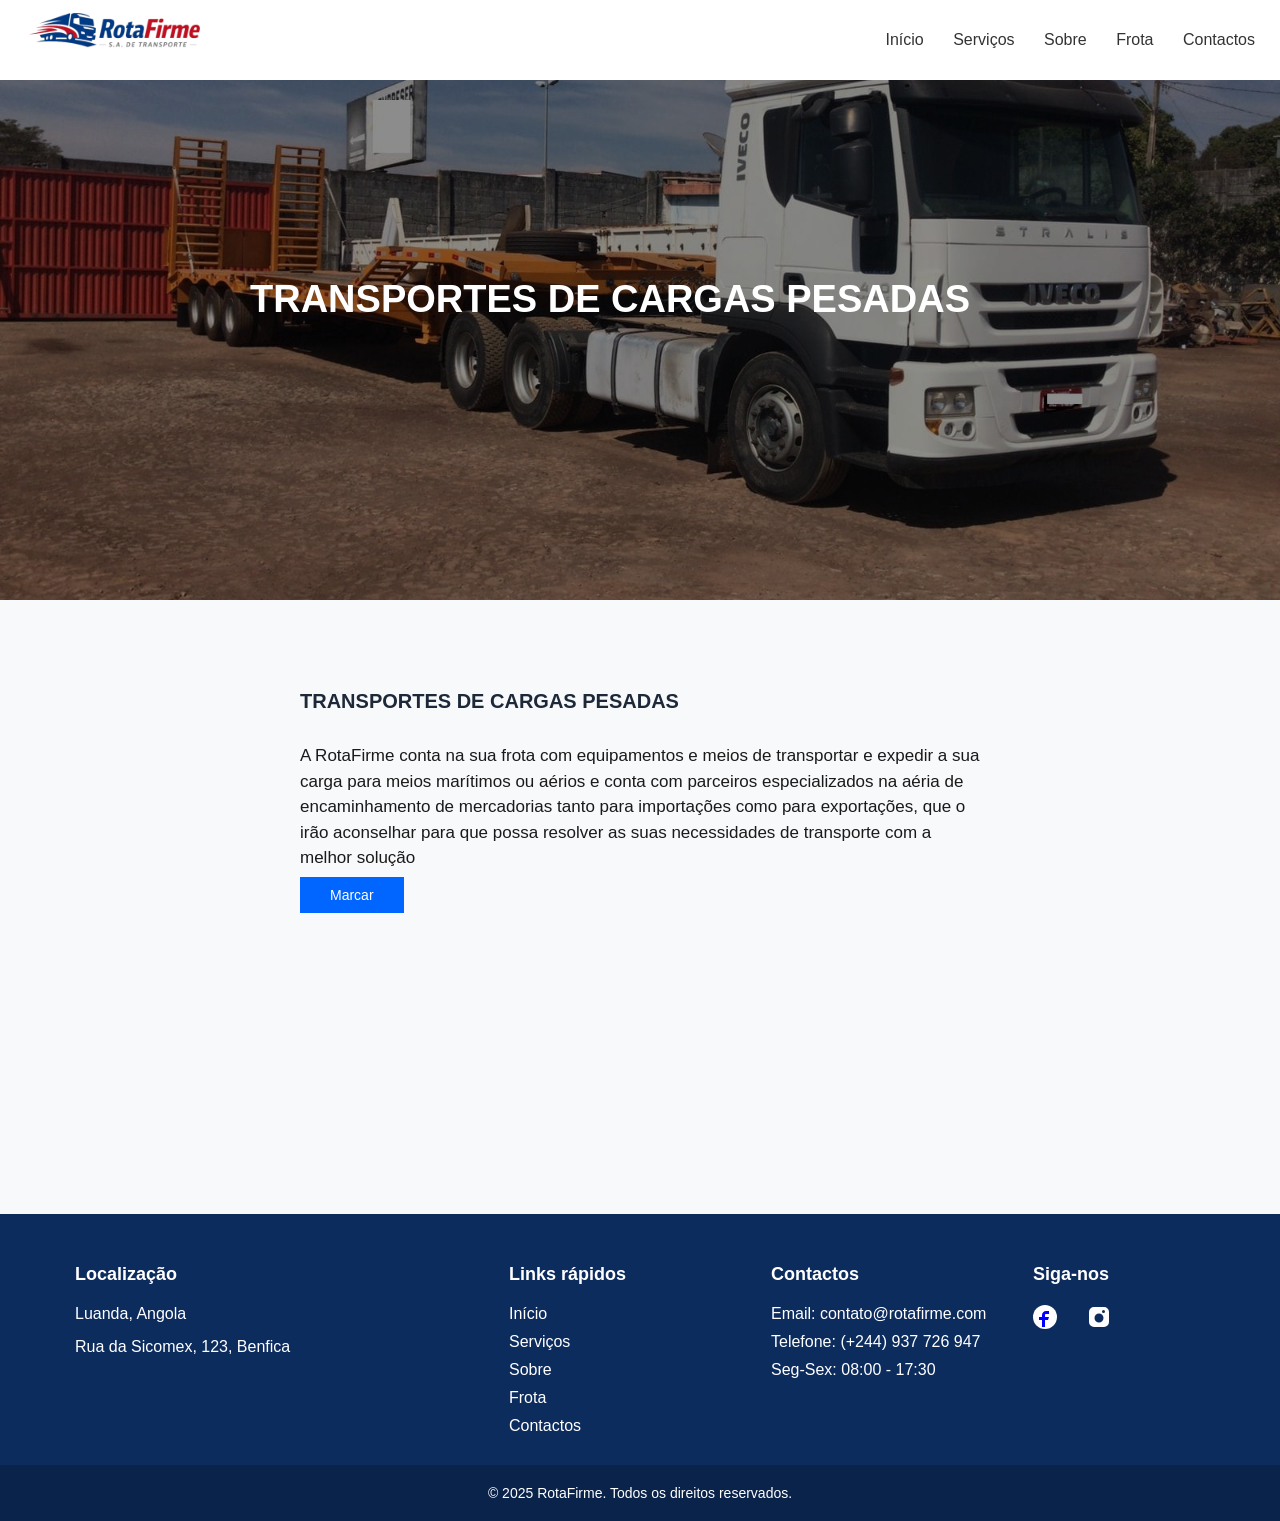
<file: frontend/pesado.html>
<!DOCTYPE html>
<html lang="pt-BR">
<head>
    <meta charset="UTF-8">
    <meta name="viewport" content="width=device-width, initial-scale=1.0">
    <title>RotaFirme-pesado</title>
    <link rel="stylesheet" href="css/pesado.css">
</head>
<body>

<!-- NAVBAR -->
<header class="navbar">
     <div class="logo">
          <a href="index.html"><img src="img/logotipo-removebg-preview.png" alt="RotaFirme"></a> 
    </div>
    
    
    <nav class="menu">
        <a href="index.html">Início</a>
        <div class="dropdown" id="dropdown-servicos">
        <a href="#" class="dropdown-link">Serviços</a>
        <div class="dropdown-menu" id="dropdown-menu">
            <a href="pesado.html">Transporte de Carga</a>
            <a href="refregerado.html">Logística Refrigerada</a>
            <a href="rapida.html">Entrega Last-Mile</a>
        </div>
    </div>
        <a href="sobre.html">Sobre</a>
        <a href="frota.html">Frota</a>
        <a href="contato.html">Contactos</a> 
    </nav>
    
</header>

<!-- HERO -->
<section class="hero">
    <img src="img/prancha.jpg" alt="" class="hero-img" height="50%">

    <div class="hero-content">
        <h1>TRANSPORTES DE CARGAS PESADAS</h1>
    </div>
</section>

<section class="info">
   <div class="info-content">               
      <h1 class="title">TRANSPORTES DE CARGAS PESADAS</h1>
      <p class="subtitle">A RotaFirme conta na sua frota com equipamentos e meios de transportar e expedir a sua carga para meios marítimos ou aérios e conta com parceiros especializados na aéria de encaminhamento de mercadorias tanto para importações como para exportações, que o irão aconselhar para que possa resolver as suas necessidades de transporte com a melhor solução</p>

      <a href="orcamento.html" class="btn-secondary">Marcar</a>            
    
   </div> 
</section>



     <!-- Rodapé -->
    <footer>
        <div class="container footer-grid">
            <div class="footer-col about" style="margin-left: 60px;">
                <h3>Localização</h3>
                 <li>Luanda, Angola</li>
                 <li><i class="bi bi-geo-alt-fill"></i>Rua da Sicomex, 123, Benfica</li>
            </div>
            <div class="footer-col links">
                <h3>Links rápidos</h3>
                <ul>
                    <li><a href="index.html">Início</a></li>
                    <li><a href="#services">Serviços</a></li>
                    <li><a href="sobre.html">Sobre</a></li>
                    <li><a href="frota.html">Frota</a></li>
                    <li><a href="contato.html">Contactos</a></li>
                </ul>
            </div>
            <div class="footer-col contact">
                <h3>Contactos</h3>
                <ul>
                    <li>Email: contato@rotafirme.com</li>
                    <li>Telefone: (+244) 937 726 947</li>
                    <li>Seg-Sex: 08:00 - 17:30</li>
                </ul>
            </div>
            <div class="footer-col social">
                <h3>Siga-nos</h3>
                <div class="social-icons">
                    
                  <svg width="24" height="24" viewBox="0 0 24 24" fill="currentColor" class="facebook">
                    <path d="M13 9h3V6h-3c-2.2 0-4 1.8-4 4v2H6v3h3v7h3v-7h3l1-3h-4v-2c0-.6.4-1 1-1z"/>
                  </svg>

                  <svg width="24" height="24" viewBox="0 0 24 24" fill="currentColor" class="instagram">
                    <path d="M7 2h10a5 5 0 0 1 5 5v10a5 5 0 0 1-5 5H7a5 5 0 0 1-5-5V7a5 5 0 0 1 5-5zm5 6.5A4.5 4.5 0 1 0 16.5 13 4.5 4.5 0 0 0 12 8.5zm6-2a1.5 1.5 0 1 0-1.5 1.5A1.5 1.5 0 0 0 18 6.5z"/>
                  </svg>

                </div>
            </div>
        </div>
        <div class="footer-bottom">
            <p>© 2025 RotaFirme. Todos os direitos reservados.</p>
        </div>
    </footer>

    <script src="javascript/index.js"></script>
</body>
</html>
</file>
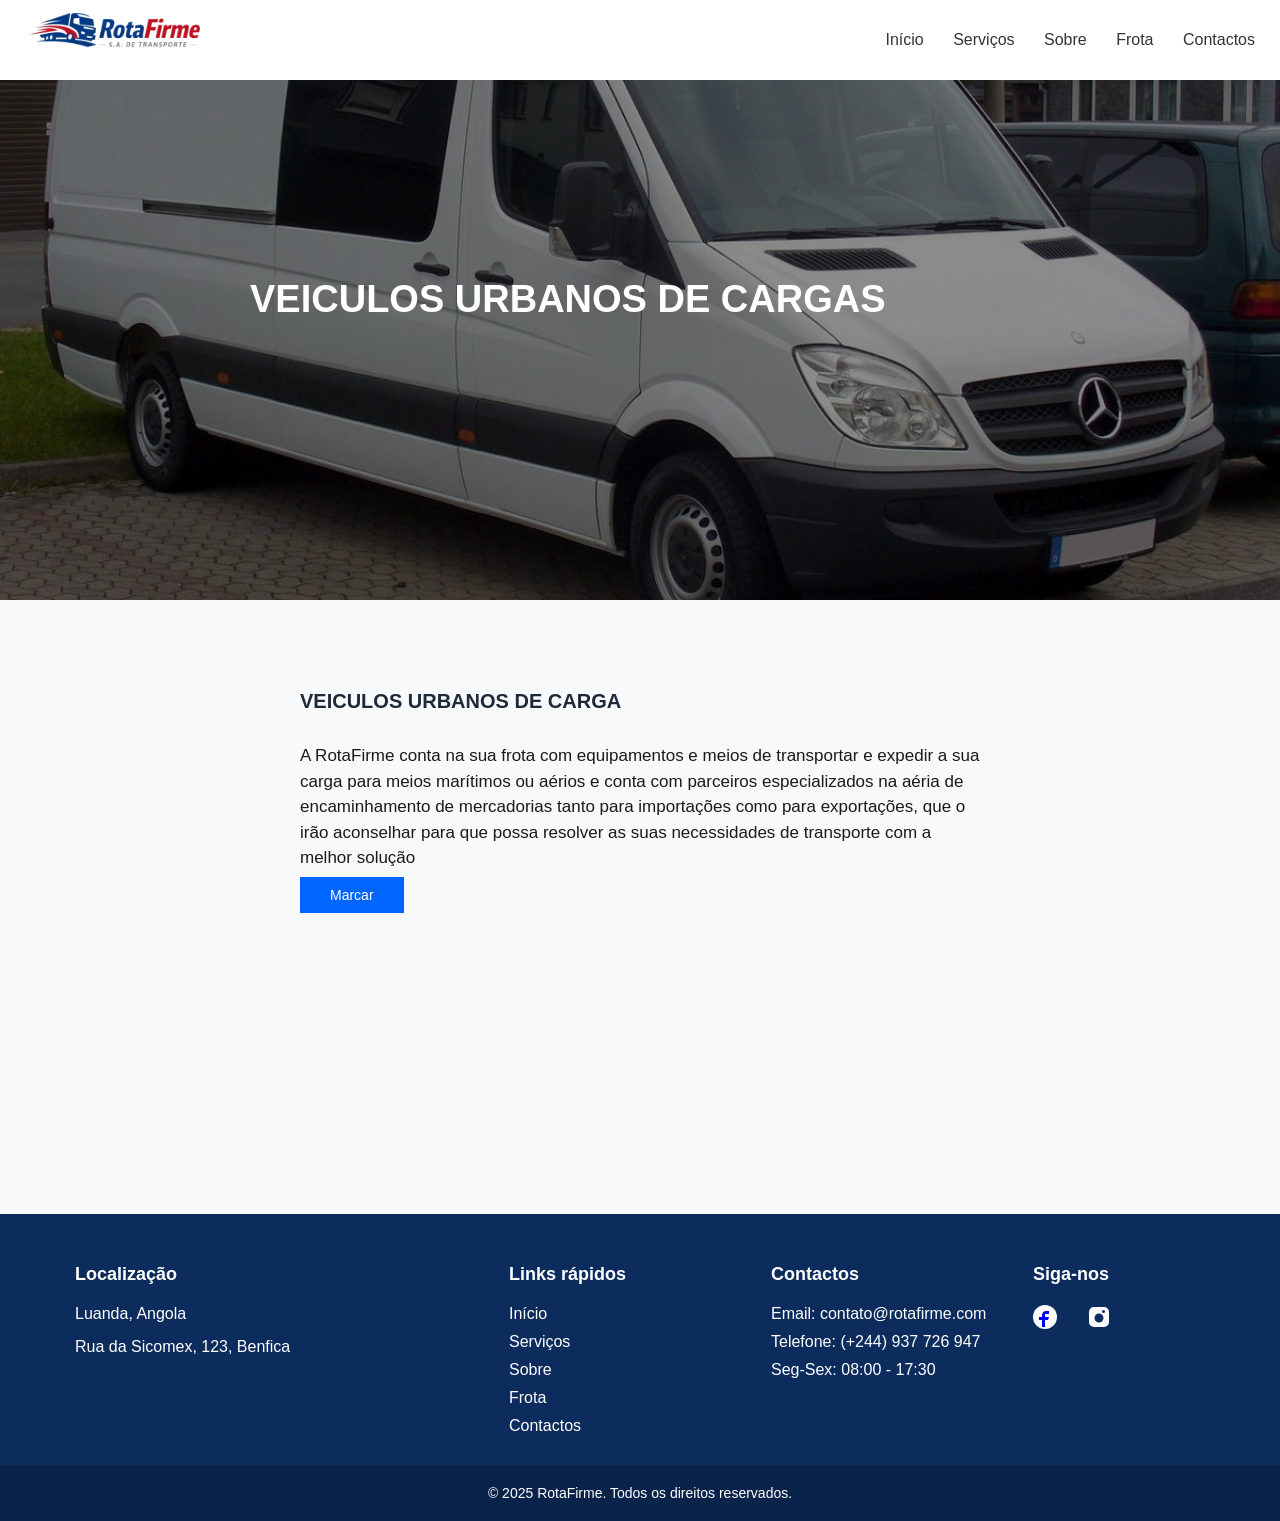
<file: frontend/rapida.html>
<!DOCTYPE html>
<html lang="pt-BR">
<head>
    <meta charset="UTF-8">
    <meta name="viewport" content="width=device-width, initial-scale=1.0">
    <title>RotaFirme-pesado</title>
    <link rel="stylesheet" href="css/rapida.css">
</head>
<body>

<!-- NAVBAR -->
<header class="navbar">
   <div class="logo">
          <a href="index.html"><img src="img/logotipo-removebg-preview.png" alt="RotaFirme"></a> 
    </div>
    
    
    <nav class="menu">
        <a href="index.html">Início</a>
        <div class="dropdown" id="dropdown-servicos">
        <a href="#" class="dropdown-link">Serviços</a>
        <div class="dropdown-menu" id="dropdown-menu">
            <a href="pesado.html">Transporte de Carga</a>
            <a href="refregerado.html">Logística Refrigerada</a>
            <a href="rapida.html">Entrega Last-Mile</a>
        </div>
    </div>
        <a href="sobre.html">Sobre</a>
        <a href="frota.html">Frota</a>
        <a href="contato.html">Contactos</a> 
    </nav>
    
</header>

<!-- HERO -->
<section class="hero">
    <img src="img/urbano.jpg" alt="" class="hero-img" height="50%">

    <div class="hero-content">
        <h1>VEICULOS URBANOS DE CARGAS</h1>
    </div>
</section>

<section class="info">
   <div class="info-content">               
      <h1 class="title">VEICULOS URBANOS DE CARGA</h1>
      <p class="subtitle">A RotaFirme conta na sua frota com equipamentos e meios de transportar e expedir a sua carga para meios marítimos ou aérios e conta com parceiros especializados na aéria de encaminhamento de mercadorias tanto para importações como para exportações, que o irão aconselhar para que possa resolver as suas necessidades de transporte com a melhor solução</p>

      <a href="orcamento.html" class="btn-secondary">Marcar</a>            
    
   </div> 
</section>



     <!-- Rodapé -->
    <footer>
        <div class="container footer-grid">
            <div class="footer-col about" style="margin-left: 60px;">
                <h3>Localização</h3>
                 <li>Luanda, Angola</li>
                 <li><i class="bi bi-geo-alt-fill"></i>Rua da Sicomex, 123, Benfica</li>
            </div>
            <div class="footer-col links">
                <h3>Links rápidos</h3>
                <ul>
                    <li><a href="index.html">Início</a></li>
                    <li><a href="#services">Serviços</a></li>
                    <li><a href="sobre.html">Sobre</a></li>
                    <li><a href="frota.html">Frota</a></li>
                    <li><a href="contato.html">Contactos</a></li>
                </ul>
            </div>
            <div class="footer-col contact">
                <h3>Contactos</h3>
                <ul>
                    <li>Email: contato@rotafirme.com</li>
                    <li>Telefone: (+244) 937 726 947</li>
                    <li>Seg-Sex: 08:00 - 17:30</li>
                </ul>
            </div>
            <div class="footer-col social">
                <h3>Siga-nos</h3>
                <div class="social-icons">
                    
                  <svg width="24" height="24" viewBox="0 0 24 24" fill="currentColor" class="facebook">
                    <path d="M13 9h3V6h-3c-2.2 0-4 1.8-4 4v2H6v3h3v7h3v-7h3l1-3h-4v-2c0-.6.4-1 1-1z"/>
                  </svg>

                  <svg width="24" height="24" viewBox="0 0 24 24" fill="currentColor" class="instagram">
                    <path d="M7 2h10a5 5 0 0 1 5 5v10a5 5 0 0 1-5 5H7a5 5 0 0 1-5-5V7a5 5 0 0 1 5-5zm5 6.5A4.5 4.5 0 1 0 16.5 13 4.5 4.5 0 0 0 12 8.5zm6-2a1.5 1.5 0 1 0-1.5 1.5A1.5 1.5 0 0 0 18 6.5z"/>
                  </svg>

                </div>
            </div>
        </div>
        <div class="footer-bottom">
            <p>© 2025 RotaFirme. Todos os direitos reservados.</p>
        </div>
    </footer>

    <script src="javascript/index.js"></script>
</body>
</html>
</file>
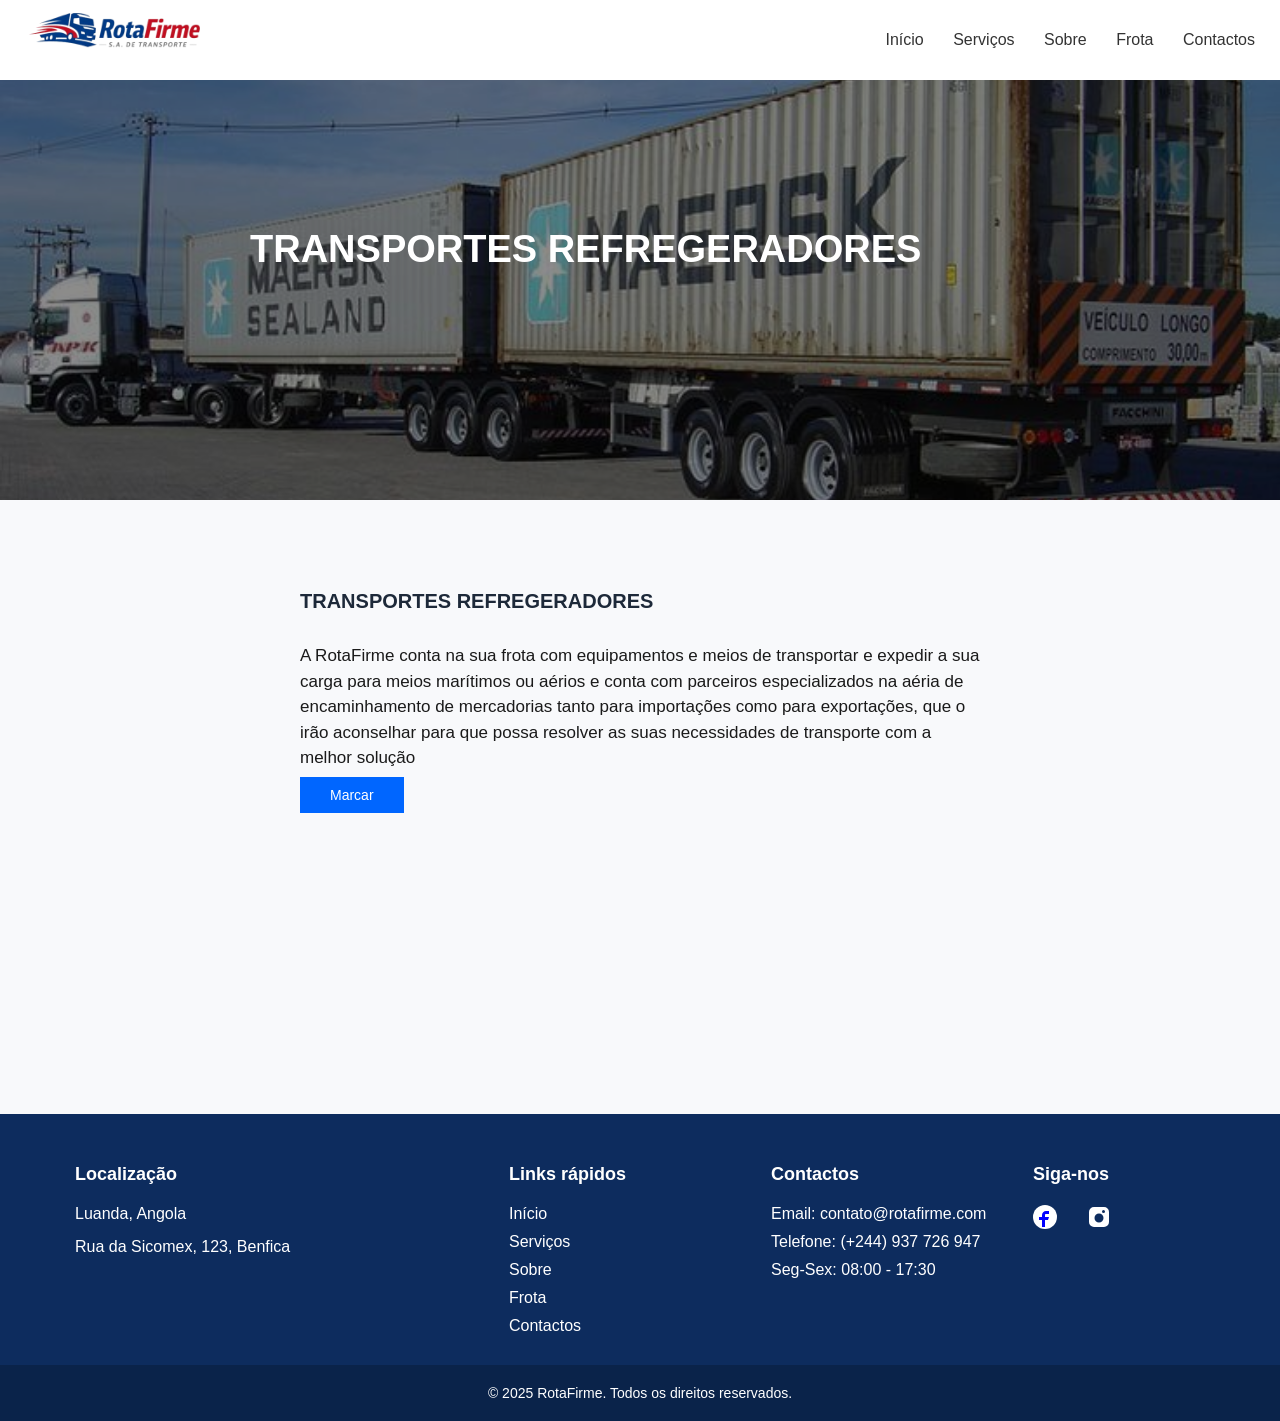
<file: frontend/refregerado.html>
<!DOCTYPE html>
<html lang="pt-BR">
<head>
    <meta charset="UTF-8">
    <meta name="viewport" content="width=device-width, initial-scale=1.0">
    <title>TRANSPORTE</title>
    <link rel="stylesheet" href="css/refregerado.css">
</head>
<body>

<!-- NAVBAR -->
<header class="navbar">
      <div class="logo">
          <a href="index.html"><img src="img/logotipo-removebg-preview.png" alt="RotaFirme"></a> 
    </div>
    
    
    <nav class="menu">
        <a href="index.html">Início</a>
        <div class="dropdown" id="dropdown-servicos">
        <a href="#" class="dropdown-link">Serviços</a>
        <div class="dropdown-menu" id="dropdown-menu">
            <a href="pesado.html">Transporte de Carga</a>
            <a href="refregerado.html">Logística Refrigerada</a>
            <a href="rapida.html">Entrega Last-Mile</a>
        </div>
    </div>
        <a href="sobre.html">Sobre</a>
        <a href="frota.html">Frota</a>
        <a href="contato.html">Contactos</a> 
    </nav>
    
</header>

<!-- HERO -->
<section class="hero">
    <img src="img/5cbc0038c9aa1a4f6f63f77eba47b574.jpg" alt="" class="hero-img" height="50%">

    <div class="hero-content">
        <h1>TRANSPORTES REFREGERADORES</h1>
    </div>
</section>

<section class="info">
   <div class="info-content">               
      <h1 class="title">TRANSPORTES REFREGERADORES</h1>
      <p class="subtitle">A RotaFirme conta na sua frota com equipamentos e meios de transportar e expedir a sua carga para meios marítimos ou aérios e conta com parceiros especializados na aéria de encaminhamento de mercadorias tanto para importações como para exportações, que o irão aconselhar para que possa resolver as suas necessidades de transporte com a melhor solução</p>

      <a href="orcamento.html" class="btn-secondary">Marcar</a>            
    
   </div> 
</section>



     <!-- Rodapé -->
    <footer>
        <div class="container footer-grid">
            <div class="footer-col about" style="margin-left: 60px;">
                <h3>Localização</h3>
                 <li>Luanda, Angola</li>
                 <li><i class="bi bi-geo-alt-fill"></i>Rua da Sicomex, 123, Benfica</li>
            </div>
            <div class="footer-col links">
                <h3>Links rápidos</h3>
                <ul>
                    <li><a href="index.html">Início</a></li>
                    <li><a href="#services">Serviços</a></li>
                    <li><a href="sobre.html">Sobre</a></li>
                    <li><a href="frota.html">Frota</a></li>
                    <li><a href="contato.html">Contactos</a></li>
                </ul>
            </div>
            <div class="footer-col contact">
                <h3>Contactos</h3>
                <ul>
                    <li>Email: contato@rotafirme.com</li>
                    <li>Telefone: (+244) 937 726 947</li>
                    <li>Seg-Sex: 08:00 - 17:30</li>
                </ul>
            </div>
            <div class="footer-col social">
                <h3>Siga-nos</h3>
                <div class="social-icons">
                    
                  <svg width="24" height="24" viewBox="0 0 24 24" fill="currentColor" class="facebook">
                    <path d="M13 9h3V6h-3c-2.2 0-4 1.8-4 4v2H6v3h3v7h3v-7h3l1-3h-4v-2c0-.6.4-1 1-1z"/>
                  </svg>

                  <svg width="24" height="24" viewBox="0 0 24 24" fill="currentColor" class="instagram">
                    <path d="M7 2h10a5 5 0 0 1 5 5v10a5 5 0 0 1-5 5H7a5 5 0 0 1-5-5V7a5 5 0 0 1 5-5zm5 6.5A4.5 4.5 0 1 0 16.5 13 4.5 4.5 0 0 0 12 8.5zm6-2a1.5 1.5 0 1 0-1.5 1.5A1.5 1.5 0 0 0 18 6.5z"/>
                  </svg>

                </div>
            </div>
        </div>
        <div class="footer-bottom">
            <p>© 2025 RotaFirme. Todos os direitos reservados.</p>
        </div>
    </footer>

    <script src="javascript/index.js"></script>
    
</body>
</html>
</file>
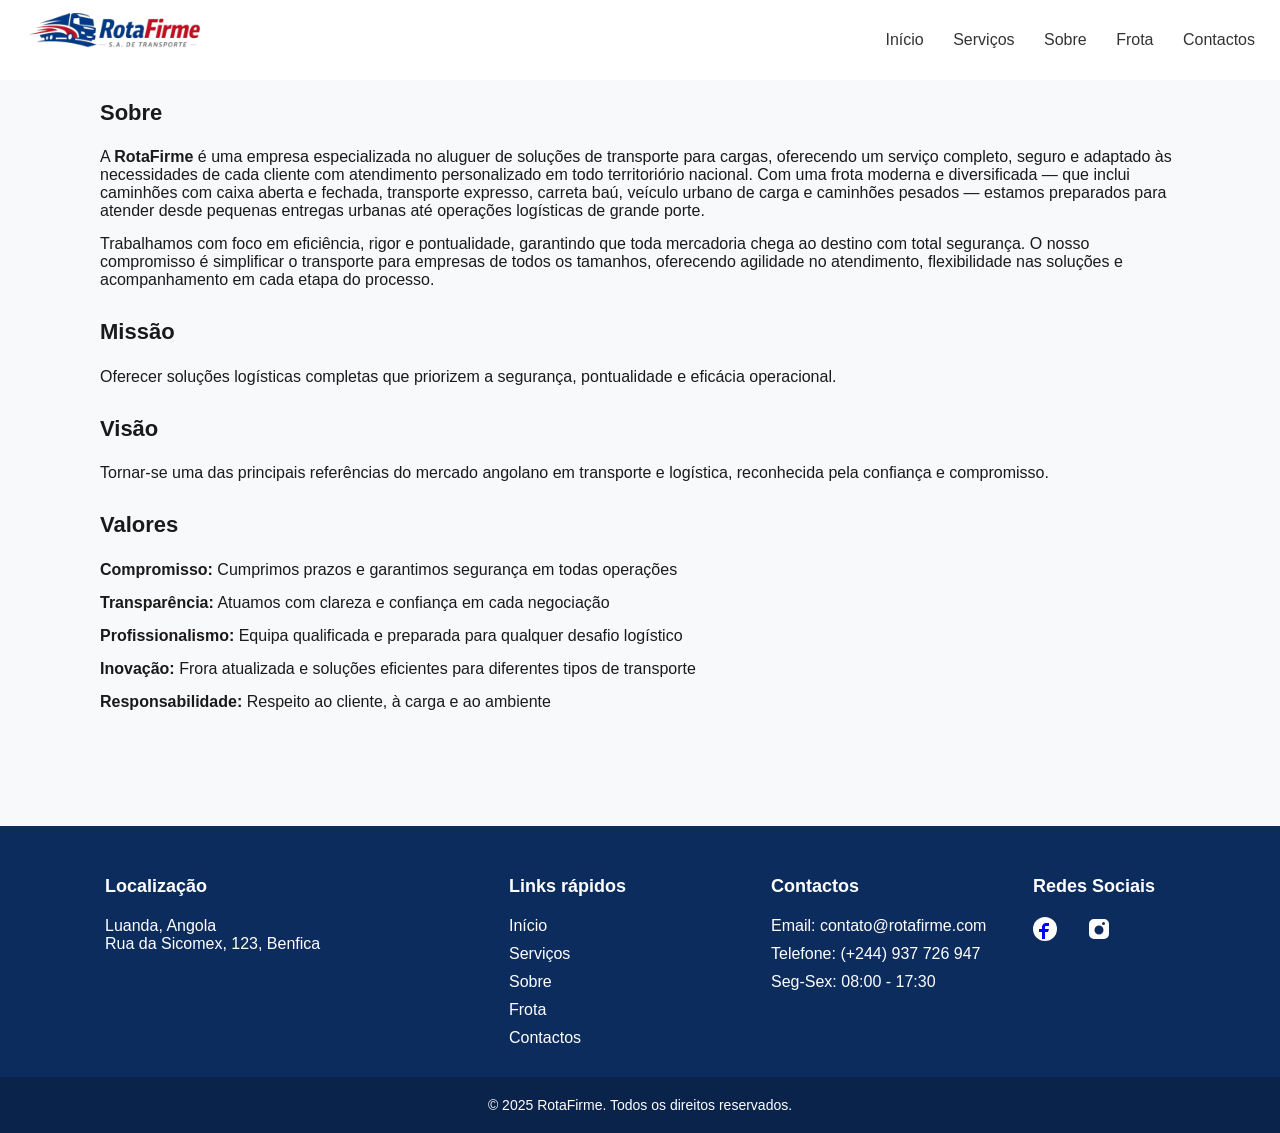
<file: frontend/sobre.html>
<!DOCTYPE html>
<html lang="pt-BR">
<head>
    <meta charset="UTF-8">
    <meta name="viewport" content="width=device-width, initial-scale=1.0">
    <title>RotaFirme-sobre</title>
    <link rel="stylesheet" href="css/sobre.css">
</head>
<body>

<!-- NAVBAR -->
<header class="navbar">
    <div class="logo">
          <a href="index.html"><img src="img/logotipo-removebg-preview.png" alt="RotaFirme"></a> 
    </div>
    

    <nav class="menu">
        <a href="index.html">Início</a>
    <div class="dropdown" id="dropdown-servicos">
        <a href="#" class="dropdown-link">Serviços</a>
        <div class="dropdown-menu" id="dropdown-menu">
            <a href="pesado.html">Transporte de Carga</a>
            <a href="refregerado.html">Logística Refrigerada</a>
            <a href="rapida.html">Entrega Last-Mile</a>
        </div>
    </div>
        <a href="sobre.html">Sobre</a>
        <a href="frota.html">Frota</a>
        <a href="contato.html">Contactos</a> 
    </nav>
    
</header>

<section class="section-about">
    <div class="container">
        <h2 class="about-title">Sobre</h2>
        <p class="about-subtitle">A <strong>RotaFirme </strong>é uma empresa especializada no aluguer de soluções de transporte para cargas, oferecendo um serviço completo, seguro e adaptado às necessidades de cada cliente com atendimento personalizado em todo territoriório nacional. Com uma frota moderna e diversificada — que inclui caminhões com caixa aberta e fechada, transporte expresso, carreta baú, veículo urbano de carga e caminhões pesados — estamos preparados para atender desde pequenas entregas urbanas até operações logísticas de grande porte.</p>      
        <p class="about-subtitle" style="margin-bottom: 30px;">Trabalhamos com foco em eficiência, rigor e pontualidade, garantindo que toda mercadoria chega ao destino com total segurança. O nosso compromisso é simplificar o transporte para empresas de todos os tamanhos, oferecendo agilidade no atendimento, flexibilidade nas soluções e acompanhamento em cada etapa do processo.</p>      

        <h2 class="about-title">Missão</h2>
        <p class="about-subtitle" style="margin-bottom: 30px;">Oferecer soluções logísticas completas que priorizem a segurança, pontualidade e eficácia operacional.</p>

         <h2 class="about-title">Visão</h2>
         <p class="about-subtitle" style="margin-bottom: 30px;">Tornar-se uma das principais referências do mercado angolano em transporte e logística, reconhecida pela confiança e compromisso.</p>

          <h2 class="about-title">Valores</h2>
          <p class="about-subtitle"> <strong>Compromisso:</strong> Cumprimos prazos e garantimos segurança em todas operações</p>
          <p class="about-subtitle"> <strong>Transparência:</strong> Atuamos com clareza e confiança em cada negociação</p>
          <p class="about-subtitle"> <strong> Profissionalismo:</strong> Equipa qualificada e preparada para qualquer desafio logístico</p>
          <p class="about-subtitle"><strong>Inovação:</strong> Frora atualizada e soluções eficientes para diferentes tipos de transporte</p>
          <p class="about-subtitle"><strong>Responsabilidade:</strong> Respeito ao cliente, à carga e ao ambiente</p>
    </div>                
</section>


     <!-- Rodapé -->
    <footer>
        <div class="container footer-grid">
            <div class="footer-col about" style="margin-left: 90px;">
                <h3>Localização</h3>
                 <li>Luanda, Angola</li>
                 <li><i class="bi bi-geo-alt-fill"></i>Rua da Sicomex, 123, Benfica</li>
            </div>
            <div class="footer-col links">
                <h3>Links rápidos</h3>
                <ul>
                    <li><a href="index.html">Início</a></li>
                    <li><a href="#services">Serviços</a></li>
                    <li><a href="sobre.html">Sobre</a></li>
                    <li><a href="frota.html">Frota</a></li>
                    <li><a href="contato.html">Contactos</a></li>
                </ul>
            </div>
            <div class="footer-col contact">
                <h3>Contactos</h3>
                <ul>
                    <li>Email: contato@rotafirme.com</li>
                    <li>Telefone: (+244) 937 726 947</li>
                    <li>Seg-Sex: 08:00 - 17:30</li>
                </ul>
            </div>
            <div class="footer-col social">
                <h3>Redes Sociais</h3>
                <div class="social-icons">
                    
                  <svg width="24" height="24" viewBox="0 0 24 24" fill="currentColor" class="facebook">
                    <path d="M13 9h3V6h-3c-2.2 0-4 1.8-4 4v2H6v3h3v7h3v-7h3l1-3h-4v-2c0-.6.4-1 1-1z"/>
                  </svg>

                  <svg width="24" height="24" viewBox="0 0 24 24" fill="currentColor">
                    <path d="M7 2h10a5 5 0 0 1 5 5v10a5 5 0 0 1-5 5H7a5 5 0 0 1-5-5V7a5 5 0 0 1 5-5zm5 6.5A4.5 4.5 0 1 0 16.5 13 4.5 4.5 0 0 0 12 8.5zm6-2a1.5 1.5 0 1 0-1.5 1.5A1.5 1.5 0 0 0 18 6.5z"/>
                  </svg>

                </div>
            </div>
        </div>
        <div class="footer-bottom">
            <p>© 2025 RotaFirme. Todos os direitos reservados.</p>
        </div>
    </footer>

    <script src="javascript/index.js"></script>

 </body>
</html>
</file>
<file: frontend/css/style.css>
/* Variáveis de Cores */
:root {
    --secondary-color:  #0d2c5e; 
    --text-dark: #333333;
    --text-light: #ffffff;
    --background: #f8f9fb;
    --background-nav:  #ffffff ;
    --primary: #0066ff;
    --therty-color:  #667085;
}

/* Reset Básico */
* {
    margin: 0;
    padding: 0;
    list-style: none;
    text-decoration: none;
    box-sizing: border-box;
    font-family: "Inter", Arial, sans-serif;
}

body {
    background: var(--background);
    color: #1a1a1a;
}

a {
    color: inherit;
}

/* NAVBAR */
.navbar {
    width: 100%;
    height: 80px;
    background: var(--background-nav);
    display: flex;
    justify-content: space-between;
    align-items: center;
    position: fixed;
    top: 0;
    left: 0;
    z-index: 1000;
}

.logo {
    display: flex;
    align-items: center;
    height: 100%;
}

.logo img {
    max-height: 170px;   /* controla o tamanho do logo */
    width: auto;        /* mantém proporção */
    object-fit: contain;  /* controla como a imagem se ajusta dentro do seu container*/
}

.menu a {
    margin-right: 25px;
    color: #333;
    font-weight: 500;
    text-decoration: none;
    transition: all 0.3s ease;
}

.menu a:hover{
    color:  var(--primary);                
}

/* Dropdown Serviços */
.dropdown {
    position: relative;
    display: inline-block;
}

.dropdown-menu {
    position: absolute;
    top: 110%;
    left: 0;
    background-color: white;
    min-width: 220px;
    box-shadow: 0 10px 25px rgba(0,0,0,0.15);
    opacity: 0;
    visibility: hidden;
    transform: translateY(10px);
    transition: opacity 0.3s ease, transform 0.3s ease, visibility 0.3s;
    z-index: 1000;
}

.dropdown-menu a {
    padding: 12px 16px;
    text-decoration: none;
    color: #333;
    display: block;
}

.dropdown-menu a:hover {
    background-color: #f2f2f2;
}

/* Classe ativa */
.dropdown-menu.show {
    opacity: 1;
    visibility: visible;
    transform: translateY(0);
}

.btn-primary {
    background: var(--primary);
    color: white;
    padding: 10px 20px;
    border: none;
    cursor: pointer;
    font-size: 14px;
    transition: all 0.3s ease;
}

.btn-primary:hover{
    background: var(--secondary-color);
}

/* HERO */
.hero {
    margin-top: 70;
    width: 100%;
    height: 700px;
    position: relative;
}

.hero-img {
    width: 100%;
    height: 100%;
    object-fit: cover;
    filter: brightness(55%);
}

.hero-content {
    position: absolute;
    top: 50%;
    left: 60px;
    transform: translateY(-50%);
    color: var(--background-nav);
}

.hero-content h1 {
    font-size: 48px;
    font-weight: 700;
    line-height: 1.2;
}

.hero-content p {
    margin: 15px 0;
    font-size: 17px;
}

/* SERVICES */
#services {
    padding: 70px 50px;
}

.section-title {
    text-align: center;
    color: var(--primary);
    font-size: 14px;
    margin-bottom: 40px;
    letter-spacing: 0.8px;
}

.services-grid {
    display: grid;
    grid-template-columns: repeat(3, 1fr);
    gap: 25px;
}

.service-card {
    background: white;
    padding: 25px;
    border-radius: 12px;
    border: 1px solid #e6e6e6;
    color: black;
    transition: transform 0.3s;
    overflow: hidden;
}

.service-card:hover{
    transform: translateY(-5px);
    box-shadow: 0px 4px 10px rgba(16, 24, 40, 0.1);
}

.icon {
    background: #eef4ff;
    width: 48px;
    height: 48px;
    border-radius: 12px;
    display: flex;
    align-items: center;
    justify-content: center;
    margin-bottom: 16px;
}

.service-card h4{
    font-size: 18px;
    font-weight: 600;
    margin-bottom: 8px;
    color: #1d2939;
}

.service-card p{
    font-size: 14px;
    line-height: 1.5;
    color: #667085;
    margin-bottom: 20px;
}

.about-us{
    padding: 10px 20px;
    border-radius: 20px;
    font-size: 14px;
    border: none;
    display: block;
    margin: 0 auto;
    background-color: var(--primary);
    color: var(--background-nav);
}

/* SEÇÃO PARALLAX */
.parallax {
    height: 600px;
    background-image: url('../img/9d2fb721-7b6b-4899-a016-da82f5035420.png');
    background-size: cover;
    background-position: center;
    background-repeat: no-repeat;
    background-attachment: fixed;
    display: flex;
    align-items: center;
    justify-content: center;
    position: relative;
}

/* ESCURECER IMAGEM */
.parallax::before {
    content: "";     /* Cria o pseudo-elemento ::before (necessário para ele existir) */
    position: absolute;  /* Posiciona o pseudo-elemento de forma absoluta */
    inset: 0;  /* Faz o elemento ocupar toda a área do elemento pai equivale a: top: 0; right: 0; bottom: 0; left: 0; */
    background: rgba(0, 0, 0, 0.44);  /* Define um fundo preto com 44% de transparência, criando um overlay escuro */
}

/* TEXTO */
.parallax-content {
    position: relative;
    color: white;
    text-align: center;
    max-width: 700px;
    padding: 20px;
}

.parallax-content h2 {
    font-size: 30px;
    margin-bottom: 15px;
}

.parallax-content p {
    font-size: 18px;
    line-height: 1.6;
}

/* SEÇÃO APENAS PARA SCROLL */
.conteudo {
    padding: 80px 20px;
    background: #f4f6f9;
    font-size: 18px;
}

/* AUXILIARES */
.fleet {
    padding: 70px 70px;
    text-align: center;
    margin-bottom: 50px;
}


.section-subtitle {
    font-size: 28px;
    font-weight: 600;
    margin-bottom: 8px;
    color: #1d2939;
}
.section-desc {
    color: #555;
}

.fleet-grid {
    margin-top: 40px;
    display: grid;
    grid-template-columns: repeat(3, 1fr);
    gap: 25px;
}

.fleet-card {
    background: var(--background-nav);
    border: 1px solid #e6e6e6;
    border-radius: 12px;
}

.fleet-card img {
    width: 100%;
    height: 180px;
    object-fit: cover;
    border-radius: 12px 12px 0 0;
}

.fleet-info {
    padding: 20px;
    text-align: left;
}

.fleet-info h4{
    font-size: 18px;
    font-weight: 600;
    margin-bottom: 8px;
    color: #1d2939;     
    text-align: center;      
}

.fleet-info p{
    font-size: 14px;
    line-height: 1.5;
    color: #555;

}

/* INFO */
.info{
    padding: 20px 50px;
    margin-bottom: 50px;
}

.info-grid{
    display: grid;
    grid-template-columns: repeat(4, 1fr);
    gap: 20px;
}

.info-card{
    background: white;
    padding: 45px;
    border: 1px solid #e6e6e6;
    border-radius: 12px;
    color: black;
    transition: transform 0.3s;
    overflow: hidden;
}

.info-card:hover{
    transform: translateY(-5px);
}

.info-card h1{
    text-align: center;
    font-size: 34px;
    margin-bottom: 30px;
    font-weight: bold;
}

.info-card p{
    text-align: center;
    font-size: 20px;
    color: #1d2939;
}

/*Rodapé*/
footer {
    background-color:  var(--secondary-color);  
    padding-top: 50px;
    color: var(--background-nav);
}

.footer-grid {
    display: grid;
    grid-template-columns: 2fr 1fr 1fr 1fr;
    gap: 30px;
    padding-bottom: 30px;
    padding: 0 15px;
    margin-bottom: 20px;
}

.footer-col h3 {
    color: var(--primary-color);
    font-size: 18px;
    margin-bottom: 20px;
}

.footer-col.about li{
    margin-bottom: 15px;
}

.footer-col.about p {
    font-size: 14px;
    line-height: 1.8;
}

.footer-col ul li {
    margin-bottom: 15px;
}

.footer-col a:hover {
    color: var(--primary-color);
}

.social-icons .facebook{
    background-color: var(--background-nav);
    border-radius: 50%;
    color: blue;
    
}

.social-icons {
    display: flex;
    gap: 30px;
    cursor: pointer;
}

.footer-bottom {
    background-color: #0a234a;
    text-align: center;
    padding: 20px 0;
    font-size: 14px;
}


/* ---------------------------------- */
/* MEDIA QUERIES PARA RESPONSIVIDADE (Básico) */
/* ---------------------------------- */

@media (max-width: 992px) {
    .service-cards-list, .promotions-list {
        grid-template-columns: repeat(2, 1fr);
    }
    .footer-grid {
        grid-template-columns: repeat(2, 1fr);
    }
}

@media (max-width: 768px) {
    .logo img{
        max-width: 70%;
    }

    .menu{
        font-size: 15px;
    }

    .hero-content h1{
        font-size: 28px;
    }

    .header-content {
        flex-direction: column;
        gap: 15px;
    }
    .s-hero h1 {
        font-size: 36px;
    }
    .search-form {
        flex-direction: column;
        padding: 0;
        background: none;
        gap: 10px;
    }
    .search-input, .search-button {
        width: 100%;
        border-radius: 50px;
        padding: 15px 25px;
    }
}

@media (max-width: 576px) {
    .service-cards-list, .promotions-list, .footer-grid {
        grid-template-columns: 1fr;
    }
    .s-hero {
        height: 450px;
    }
    .footer-col {
        text-align: center;
    }
}

@media (max-width: 420px){
    .menu{
        font-size: 13px;
    }
    .menu a{
        margin-right: 10px;
    }
    .logo img{
        max-width: 50%;
    }
    .hero, .parallax{
        width: 155%;
    }
    .services-grid{
        gap: 55px;
    }
    .service-card{
        width: 200%;
       
    }
    .about-us{
        font-size: 10px;
    }
}
</file>
<file: frontend/css/contato.css>
/* Variáveis de Cores */
:root {
    --secondary-color:  #0d2c5e; 
    --text-dark: #333333;
    --text-light: #ffffff;
    --background: #f8f9fb;
    --background-nav:  #ffffff ;
    --primary: #0066ff;
}

* {
    margin: 0;
    padding: 0;
    list-style: none;
    box-sizing: border-box;
    font-family: "Inter", Arial, sans-serif;
}

body {
    background: var(--background);
    color: #1a1a1a;
}

ul{
   list-style: none;                 
}

a {
    text-decoration: none;
    color: inherit;
}

/* NAVBAR */
.navbar {
    width: 100%;
    height: 80px;
    background: #ffffff;
    display: flex;
    justify-content: space-between;
    align-items: center;
    position: fixed;
    top: 0;
    z-index: 1000;
}

.logo {
    display: flex;
    align-items: center;
    height: 100%;
}

.logo img {
    max-height: 170px;   /* controla o tamanho do logo */
    width: auto;        /* mantém proporção */
    object-fit: contain;
}

.menu a {
    margin-right: 25px;
    color: #333;
    text-decoration: none;
     transition: all 0.3s ease;
}

.menu a:hover{
    color:  #0066ff;                
}


/* Dropdown Serviços */
.dropdown {
    position: relative;
    display: inline-block;
}

.dropdown-menu {
    position: absolute;
    top: 110%;
    left: 0;
    background-color: white;
    min-width: 220px;
    box-shadow: 0 10px 25px rgba(0,0,0,0.15);

    opacity: 0;
    visibility: hidden;
    transform: translateY(10px);

    transition: opacity 0.3s ease, transform 0.3s ease, visibility 0.3s;
    z-index: 1000;
}

.dropdown-menu a {
    padding: 12px 16px;
    text-decoration: none;
    color: #333;
    display: block;
}

.dropdown-menu a:hover {
    background-color: #f2f2f2;
}

/* Classe ativa */
.dropdown-menu.show {
    opacity: 1;
    visibility: visible;
    transform: translateY(0);
}


.btn-primary {
    background: #0066ff;
    color: white;
    padding: 10px 20px;
    border-radius: 8px;
    border: none;
    cursor: pointer;
    font-size: 14px;
}

.btn-secondary {
    color: white;
    padding: 10px 20px;
    border-Radius: 8px;
    border: 1px solid #fff;
    background: transparent;
}

.s-hero {
    margin-top: 90px;
    height: 700px;
    width: 100%;
    position: relative;
}
.s-hero img {
    display: block;
    margin: 0 auto;
    width: auto;
    max-width: 100%;
}

/* CONTATO */
#contact {
    padding: 70px 50px;
    align-items: center;
}

.contact-box {
    display: flex;
    align-items: center;
    gap: 40px;   
}

.contact-info {
    flex: 1;
    line-height: 1.8; 
}

 .contact-info p{
    margin-bottom: 10px;
 }

.contact-info h2{
     margin-bottom: 40px;               
}

.contact-form {
    flex: 1;
    display: flex;
    flex-direction: column;
}

input, textarea {
    margin-top: 8px;
    margin-bottom: 20px;
    padding: 14px;
    border: 1px solid #ccc;
    border-radius: 8px;
}

textarea {
    height: 120px;
}

footer {
    background-color:  var(--secondary-color);  
    padding-top: 50px;
    color: var(--background-nav);
}

.footer-grid {
    display: grid;
    grid-template-columns: 2fr 1fr 1fr 1fr;
    gap: 30px;
    padding-bottom: 30px;
    padding: 0 15px;
      margin-bottom: 20px;
}

.footer-col h3 {
    color: var(--primary-color);
    font-size: 18px;
    margin-bottom: 20px;
}

.footer-col.about p {
    font-size: 14px;
    line-height: 1.8;
}

.footer-col ul li {
    margin-bottom: 10px;
}

.footer-col a:hover {
    color: var(--primary-color);
}

.social-icons .facebook{
    background-color: var(--background-nav);
    border-radius: 50%;
    color: blue;
    
}

.social-icons{
    display: flex;
    gap: 30px;
}

.footer-bottom {
    background-color: #0a234a;
    text-align: center;
    padding: 20px 0;
    font-size: 14px;
}


/* ---------------------------------- */
/* MEDIA QUERIES PARA RESPONSIVIDADE (Básico) */
/* ---------------------------------- */

@media (max-width: 992px) {
    .service-cards-list, .promotions-list {
        grid-template-columns: repeat(2, 1fr);
    }
    .footer-grid {
        grid-template-columns: repeat(2, 1fr);
    }
}

@media (max-width: 768px) {
    .header-content {
        flex-direction: column;
        gap: 15px;
    }
    .desktop-nav {
        display: none; /* Em um cenário real, você mostraria o menu mobile aqui */
    }
    .s-hero h1 {
        font-size: 36px;
    }
    .search-form {
        flex-direction: column;
        padding: 0;
        background: none;
        gap: 10px;
    }
    .search-input, .search-button {
        width: 100%;
        border-radius: 50px;
        padding: 15px 25px;
    }
}

@media (max-width: 576px) {
    .service-cards-list, .promotions-list, .footer-grid {
        grid-template-columns: 1fr;
    }
    .s-hero {
        height: 450px;
    }
    .footer-col {
        text-align: center;
    }
}
</file>
<file: frontend/css/frota.css>
:root {
    --secondary-color:  #0d2c5e; 
    --text-dark: #333333;
    --text-light: #ffffff;
    --background: #f8f9fb;
    --background-nav:  #ffffff ;
    --primary: #0066ff;
    --therty-color:  #667085;
     --color-primary: #007bff; 
    --color-dark-blue: #09375e; 
    --color-orange: #ff9900; 
    --color-light-gray: #f8f9fa;
    --color-text-dark: #333;
    --color-text-light: #6c757d;
    --color-white: #fff;
    --color-border-gray: #dee2e6;
}

* {
    margin: 0;
    padding: 0;
    list-style: none;
    box-sizing: border-box;
    font-family: "Inter", Arial, sans-serif;
}

body {
    background: var(--background);
    color: #1a1a1a;
}

a {
    text-decoration: none;
    color: inherit;
}

/* NAVBAR */
.navbar {
    width: 100%;
    height: 80px;
    background: var(--background-nav);
    display: flex;
    justify-content: space-between;
    align-items: center;
    position: fixed;
    top: 0;
    z-index: 1000;
}


.logo {
    display: flex;
    align-items: center;
    height: 100%;
}

.logo img {
    max-height: 170px;   /* controla o tamanho do logo */
    width: auto;        /* mantém proporção */
    object-fit: contain;
}


.menu a {
    margin-right: 25px;
    color: #333;
    text-decoration: none;
     transition: all 0.3s ease;
}

.menu a:hover{
    color:  var(--primary);                
}


/* Dropdown Serviços */
.dropdown {
    position: relative;
    display: inline-block;
}

.dropdown-menu {
    position: absolute;
    top: 110%;
    left: 0;
    background-color: white;
    min-width: 220px;
    box-shadow: 0 10px 25px rgba(0,0,0,0.15);

    opacity: 0;
    visibility: hidden;
    transform: translateY(10px);

    transition: opacity 0.3s ease, transform 0.3s ease, visibility 0.3s;
    z-index: 1000;
}

.dropdown-menu a {
    padding: 12px 16px;
    text-decoration: none;
    color: #333;
    display: block;
}

.dropdown-menu a:hover {
    background-color: #f2f2f2;
}

/* Classe ativa */
.dropdown-menu.show {
    opacity: 1;
    visibility: visible;
    transform: translateY(0);
}


.btn-primary {
    background: var(--primary);
    color: white;
    padding: 10px 20px;
    border-radius: 10px;
    border: none;
    cursor: pointer;
    font-size: 14px;
}

.btn-secondary {
    color: var(--background-nav);
    padding: 10px 20px;
    border-Radius: 8px;
    border: 1px solid #fff;
    background: transparent;
}

/* --- 2. SEÇÃO FROTA --- */
.section-frota {
    padding: 100px 50px;
}

.frota-title {
    font-size: 36px;
    font-weight: 700;
    color: var(--color-dark-blue);
    margin-bottom: 20px;
}

.frota-subtitle {
    font-size: 18px;
    color: var(--color-text-light);
    margin-bottom: 50px;
}

/* Tabs */
.tabs {
    margin-bottom: 90px;
    display: flex;
    gap: 20px;
}

.tab-btn {
    background-color: var(--color-white);
    color: var(--color-text-dark);
    border: 1px solid var(--color-border-gray);
    padding: 8px 18px;
    border-radius: 5px;
    cursor: pointer;
    font-weight: 600;
    transition: all 0.3s;
}

.tab-btn.active {
    background-color: var(--color-orange);
    color: var(--color-white);
    border-color: var(--color-orange);
}

.card-description {
   font-size: 14px;
    line-height: 1.5;
    color: #667085;
}

.btn-details {
    display: block;
    text-align: center;
    padding: 8px 68px;
    border: 1px solid var(--color-border-gray);
    color: var(--color-dark-blue);
    text-decoration: none;
    border-radius: 5px;
    font-size: 14px;
    transition: all 0.3s;
}

.btn-details:hover {
    background-color: var(--color-light-gray);
    border-color: var(--color-dark-blue);
}

.fleet-grid {
    margin-top: 40px;
    display: grid;
    grid-template-columns: repeat(3, 1fr);
    gap: 25px;
}

.fleet-card {
    background: var(--background-nav);
    border: 1px solid #e6e6e6;
    border-radius: 12px;
}

.fleet-card img {
    width: 100%;
    height: 190px;
    object-fit: cover;
    border-radius: 12px 12px 0 0;
}

.fleet-info {
    padding: 20px;
    text-align: left;
}

.fleet-info h4{
    font-size: 18px;
    font-weight: 600;
    margin-bottom: 8px;
    color: #1d2939;           
}

.fleet-info p{
    font-size: 14px;
    line-height: 1.5;
    color: var(--therty-color);
}

/* --- 3. SEÇÃO TECNOLOGIA E SEGURANÇA --- */
.section-tecnologia {
    padding: 90px 50px;
}

.tecnologia-title {
    font-size: 32px;
    font-weight: 700;
    color: var(--color-dark-blue);
    margin-bottom: 10px;
}

.tecnologia-subtitle {
    font-size: 16px;
    color: var(--color-text-light);
    margin-bottom: 30px;
}

.tecnologia-grid {
    display: flex;
    gap: 30px;
}

.tec-card {
    flex: 1;
    background-color: var(--color-white);
    border-radius: 8px;
    padding: 40px ;
    box-shadow: 0 0 15px rgba(0,0,0,0.05);
    border-left: 5px solid var(--color-dark-blue); /* Linha sutil de destaque */
    transition: all 0.3s ease;
}

.tec-card:hover{
    transform: translateY(-5px);
}

.tec-icon {
    display: inline-block;
    color: var(--color-orange); /* Ou um amarelo/laranja mais suave como no design */
    font-size: 24px;
    margin-bottom: 15px;
}

.tec-title {
    font-size: 20px;
    color: var(--color-dark-blue);
    margin-bottom: 10px;
}

.tec-description {
    color: var(--color-text-light);
}

footer {
    background-color:  var(--secondary-color);  
    padding-top: 50px;
    color: var(--background-nav);
}

.footer-grid {
    display: grid;
    grid-template-columns: 2fr 1fr 1fr 1fr;
    gap: 30px;
    padding-bottom: 30px;
    padding: 0 15px;
    margin-bottom: 20px;
}

.footer-col h3 {
    color: var(--primary-color);
    font-size: 18px;
    margin-bottom: 20px;
}

.footer-col.about p {
    font-size: 14px;
    line-height: 1.8;
}

.footer-col ul li {
    margin-bottom: 10px;
}

.footer-col a:hover {
    color: var(--primary-color);
}

.social-icons .facebook{
    background-color: var(--background-nav);
    border-radius: 50%;
    color: blue;   
}

.social-icons{
    display: flex;
    gap: 30px;
}

.footer-bottom {
    background-color: #0a234a;
    text-align: center;
    padding: 20px 0;
    font-size: 14px;
}

/* ---------------------------------- */
/* MEDIA QUERIES PARA RESPONSIVIDADE (Básico) */
/* ---------------------------------- */

@media (max-width: 992px) {
    .service-cards-list, .promotions-list {
        grid-template-columns: repeat(2, 1fr);
    }
    .footer-grid {
        grid-template-columns: repeat(2, 1fr);
    }
}

@media (max-width: 768px) {
    .header-content {
        flex-direction: column;
        gap: 15px;
    }
    .desktop-nav {
        display: none; /* Em um cenário real, você mostraria o menu mobile aqui */
    }
    .s-hero h1 {
        font-size: 36px;
    }
    .search-form {
        flex-direction: column;
        padding: 0;
        background: none;
        gap: 10px;
    }
    .search-input, .search-button {
        width: 100%;
        border-radius: 50px;
        padding: 15px 25px;
    }
}

@media (max-width: 576px) {
    .service-cards-list, .promotions-list, .footer-grid {
        grid-template-columns: 1fr;
    }
    .s-hero {
        height: 450px;
    }
    .footer-col {
        text-align: center;
    }
}
</file>
<file: frontend/css/orcamento.css>
/* Variáveis de Cores */
:root {
    --secondary-color:  #0d2c5e; 
    --text-dark: #333333;
    --text-light: #ffffff;
    --background: #f8f9fb;
    --background-nav:  #ffffff ;
    --primary: #0066ff;
}

* {
    margin: 0;
    padding: 0;
    list-style: none;
    box-sizing: border-box;
    font-family: "Inter", Arial, sans-serif;
}

body {
    background: var(--background);
    color: #1a1a1a;
}

ul{
   list-style: none;                 
}

a {
    text-decoration: none;
    color: inherit;
}

/* NAVBAR */
.navbar {
    width: 100%;
    height: 80px;
    background: #ffffff;
    display: flex;
    justify-content: space-between;
    align-items: center;
    position: fixed;
    top: 0;
    z-index: 1000;
}

.logo {
    display: flex;
    align-items: center;
    height: 100%;
}

.logo img {
    max-height: 170px;   /* controla o tamanho do logo */
    width: auto;        /* mantém proporção */
    object-fit: contain;
}

.menu a {
    margin-right: 25px;
    color: #333;
    text-decoration: none;
     transition: all 0.3s ease;
}

.menu a:hover{
    color:  #0066ff;                
}


/* Dropdown Serviços */
.dropdown {
    position: relative;
    display: inline-block;
}

.dropdown-menu {
    position: absolute;
    top: 110%;
    left: 0;
    background-color: white;
    min-width: 220px;
    box-shadow: 0 10px 25px rgba(0,0,0,0.15);
    opacity: 0;
    visibility: hidden;
    transform: translateY(10px);
    transition: opacity 0.3s ease, transform 0.3s ease, visibility 0.3s;
    z-index: 1000;
}

.dropdown-menu a {
    padding: 12px 16px;
    text-decoration: none;
    color: #333;
    display: block;
}

.dropdown-menu a:hover {
    background-color: #f2f2f2;
}

/* Classe ativa */
.dropdown-menu.show {
    opacity: 1;
    visibility: visible;
    transform: translateY(0);
}

.btn-primary {
    background: #0066ff;
    color: white;
    padding: 10px 20px;
    border-radius: 8px;
    border: none;
    cursor: pointer;
    font-size: 14px;
}

.btn-secondary {
    color: white;
    padding: 10px 20px;
    border-Radius: 8px;
    border: 1px solid #fff;
    background: transparent;
}

/* ===== FORMULÁRIO DE ORÇAMENTO ===== */

.section-orcamento {
    padding: 60px 20px;
    background: #f7f7f7;
    margin-top: 80px;
}

.orcamento-title {
    text-align: center;
    font-size: 32px;
    margin-bottom: 10px;
    font-weight: 700;
    color: #222;
}

.orcamento-subtitle {
    text-align: center;
    font-size: 18px;
    margin-bottom: 40px;
    color: #555;
}

.orcamento-form {
    max-width: 700px;
    margin: 0 auto;
    background: #fff;
    padding: 30px 40px;
    border-radius: 12px;
    box-shadow: 0px 4px 20px rgba(0,0,0,0.1);
    display: flex;
    flex-direction: column;
    gap: 18px;
}

.orcamento-form label {
    font-weight: 600;
    color: #333;
}

.orcamento-form input,
.orcamento-form select,
.orcamento-form textarea {
    width: 100%;
    padding: 14px;
    border-radius: 8px;
    border: 1px solid #ccc;
    font-size: 16px;
    outline: none;
    transition: .3s;
}

.orcamento-form input:focus,
.orcamento-form select:focus,
.orcamento-form textarea:focus {
    border-color: var(--primary);
}

.orcamento-form textarea {
    min-height: 120px;
    resize: vertical;
}

/* Botão */
.btn-submit {
    background: var(--primary);
    color: white;
    padding: 15px;
    font-size: 18px;
    border: none;
    border-radius: 8px;
    cursor: pointer;
    transition: .3s;
    font-weight: 600;
}

.btn-submit:hover {
    background: #1f42b3ff;
}

/* ===== Responsividade ===== */
@media (max-width: 600px) {
    .orcamento-form {
        padding: 25px 20px;
    }

    .orcamento-title {
        font-size: 28px;
    }
}

footer {
    background-color:  var(--secondary-color);  
    padding-top: 50px;
    color: var(--background-nav);
}

.footer-grid {
    display: grid;
    grid-template-columns: 2fr 1fr 1fr 1fr;
    gap: 30px;
    padding-bottom: 30px;
    padding: 0 15px;
    margin-bottom: 20px;
}

.footer-col h3 {
    color: var(--primary-color);
    font-size: 18px;
    margin-bottom: 20px;
}

.footer-col.about p {
    font-size: 14px;
    line-height: 1.8;
}

.footer-col.about li{
    margin-bottom: 15px;
}

.footer-col ul li {
    margin-bottom: 10px;
}

.footer-col a:hover {
    color: var(--primary-color);
}


.social-icons .facebook{
    background-color: var(--background-nav);
    border-radius: 50%;
    color: blue;
    
}

.social-icons{
    display: flex;
    gap: 30px;
}

.footer-bottom {
    background-color: #0a234a;
    text-align: center;
    padding: 20px 0;
    font-size: 14px;
}


/* ---------------------------------- */
/* MEDIA QUERIES PARA RESPONSIVIDADE (Básico) */
/* ---------------------------------- */

@media (max-width: 992px) {
    .service-cards-list, .promotions-list {
        grid-template-columns: repeat(2, 1fr);
    }
    .footer-grid {
        grid-template-columns: repeat(2, 1fr);
    }
}

@media (max-width: 768px) {
    .header-content {
        flex-direction: column;
        gap: 15px;
    }
    .desktop-nav {
        display: none; /* Em um cenário real, você mostraria o menu mobile aqui */
    }
    .s-hero h1 {
        font-size: 36px;
    }
    .search-form {
        flex-direction: column;
        padding: 0;
        background: none;
        gap: 10px;
    }
    .search-input, .search-button {
        width: 100%;
        border-radius: 50px;
        padding: 15px 25px;
    }
}

@media (max-width: 576px) {
    .service-cards-list, .promotions-list, .footer-grid {
        grid-template-columns: 1fr;
    }
    .s-hero {
        height: 450px;
    }
    .footer-col {
        text-align: center;
    }
}
</file>
<file: frontend/css/pesado.css>
/* Variáveis de Cores */
:root {
    --secondary-color:  #0d2c5e; 
    --text-dark: #333333;
    --text-light: #ffffff;
    --background: #f8f9fb;
    --background-nav:  #ffffff ;
    --primary: #0066ff;
    --therty-color:  #667085;
}

/* Reset Básico */
* {
    margin: 0;
    padding: 0;
    list-style: none;
    box-sizing: border-box;
    font-family: "Inter", Arial, sans-serif;
}

body {
    background: var(--background);
    color: #1a1a1a;
}

ul{
   list-style: none;                 
}

a {
    text-decoration: none;
    color: inherit;
}

/* NAVBAR */
.navbar {
    width: 100%;
    height: 80px;
    background: var(--background-nav);
    display: flex;
    justify-content: space-between;
    align-items: center;
    position: fixed;
    top: 0;
    z-index: 1000;
}

.logo {
    display: flex;
    align-items: center;
    height: 100%;
}

.logo img {
    max-height: 170px;   /* controla o tamanho do logo */
    width: auto;        /* mantém proporção */
    object-fit: contain;  /* controla como a imagem se ajusta dentro do seu container*/
}

.menu a {
    margin-right: 25px;
    color: #333;
    text-decoration: none;
     transition: all 0.3s ease;
}

.menu a:hover{
    color:  var(--primary);                
}


/* Dropdown Serviços */
.dropdown {
    position: relative;
    display: inline-block;
}

.dropdown-menu {
    position: absolute;
    top: 110%;
    left: 0;
    background-color: white;
    min-width: 220px;
    box-shadow: 0 10px 25px rgba(0,0,0,0.15);

    opacity: 0;
    visibility: hidden;
    transform: translateY(10px);

    transition: opacity 0.3s ease, transform 0.3s ease, visibility 0.3s;
    z-index: 1000;
}

.dropdown-menu a {
    padding: 12px 16px;
    text-decoration: none;
    color: #333;
    display: block;
}

.dropdown-menu a:hover {
    background-color: #f2f2f2;
}

/* Classe ativa */
.dropdown-menu.show {
    opacity: 1;
    visibility: visible;
    transform: translateY(0);
}


/* HERO */
.hero {
    margin-top: 70;
    width: 100%;
    height: 600px;
    position: relative;
    margin-bottom: 80px;
}

.hero-img {
    width: 100%;
    height: 100%;
    object-fit: cover;
    filter: brightness(55%);
}

.hero-content {              
    position: absolute;
    top: 50%;
    text-align: center;
    transform: translateY(-50%);
    color: var(--background-nav);
}

.hero-content h1 {
    font-size: 38px;
    font-weight: 700;
    line-height: 1.2;
    margin-left: 250px;
}

.hero-content p {
    margin: 15px 0;
    font-size: 17px;
}

.info{
    padding: 10px 300px;                
}

.info .title{
     font-size: 20px;     
     margin-bottom: 30px; 
     color: #1d2939;          
}

.info .subtitle{ 
    margin: 15px 0;
    font-size: 17px;
    line-height: 1.5;            
}

.info .btn-secondary {
    background: var(--primary);
    color: white;
    padding: 10px 30px;
    border: none;
    cursor: pointer;
    font-size: 14px;
}

/*Rodapé*/
footer {
    background-color:  var(--secondary-color);  
    padding-top: 50px;
    color: var(--background-nav);
    margin-top: 300px;
}

.footer-grid {
    display: grid;
    grid-template-columns: 2fr 1fr 1fr 1fr;
    gap: 30px;
    padding-bottom: 30px;
    padding: 0 15px;
    margin-bottom: 20px;
}

.footer-col h3 {
    color: var(--primary-color);
    font-size: 18px;
    margin-bottom: 20px;
}

.footer-col.about p {
    font-size: 14px;
    line-height: 1.8;
}

.footer-col.about li{
    margin-bottom: 15px;
}

.footer-col ul li {
    margin-bottom: 10px;
}

.footer-col a:hover {
    color: var(--primary-color);
}

.social-icons .facebook{
    background-color: var(--background-nav);
    border-radius: 50%;
    color: blue;   
}

.social-icons{
    display: flex;
    gap: 30px;
}

.footer-bottom {
    background-color: #0a234a;
    text-align: center;
    padding: 20px 0;
    font-size: 14px;
}

/* MEDIA QUERIES PARA RESPONSIVIDADE */

@media (max-width: 992px) {
    .service-cards-list, .promotions-list {
        grid-template-columns: repeat(2, 1fr);
    }
    .footer-grid {
        grid-template-columns: repeat(2, 1fr);
    }
}

@media (max-width: 768px) {
    .header-content {
        flex-direction: column;
        gap: 15px;
    }
    .desktop-nav {
        display: none; /* Em um cenário real, você mostraria o menu mobile aqui */
    }
    .s-hero h1 {
        font-size: 36px;
    }
    .search-form {
        flex-direction: column;
        padding: 0;
        background: none;
        gap: 10px;
    }
    .search-input, .search-button {
        width: 100%;
        border-radius: 50px;
        padding: 15px 25px;
    }
}

@media (max-width: 576px) {
    .service-cards-list, .promotions-list, .footer-grid {
        grid-template-columns: 1fr;
    }
    .s-hero {
        height: 450px;
    }
    .footer-col {
        text-align: center;
    }
}
</file>
<file: frontend/css/rapida.css>
/* Variáveis de Cores */
:root {
    --secondary-color:  #0d2c5e; 
    --text-dark: #333333;
    --text-light: #ffffff;
    --background: #f8f9fb;
    --background-nav:  #ffffff ;
    --primary: #0066ff;
    --therty-color:  #667085;
}

/* Reset Básico */
* {
    margin: 0;
    padding: 0;
    list-style: none;
    box-sizing: border-box;
    font-family: "Inter", Arial, sans-serif;
}

body { 
    background: var(--background);
    color: #1a1a1a;
}

ul{
   list-style: none;                 
}

a {
    text-decoration: none;
    color: inherit;
}

/* NAVBAR */
.navbar {
    width: 100%;
    height: 80px;
    background: var(--background-nav);
    display: flex;
    justify-content: space-between;
    align-items: center;
    position: fixed;
    top: 0;
    z-index: 1000;
}

.logo {
    display: flex;
    align-items: center;
    height: 100%;
}

.logo img {
    max-height: 170px;   /* controla o tamanho do logo */
    width: auto;        /* mantém proporção */
    object-fit: contain;  /* controla como a imagem se ajusta dentro do seu container*/
}

.menu a {
    margin-right: 25px;
    color: #333;
    text-decoration: none;
    transition: all 0.3s ease;
}

.menu a:hover{
    color:  var(--primary);                
}


/* Dropdown Serviços */
.dropdown {
    position: relative;
    display: inline-block;
}

.dropdown-menu {
    position: absolute;
    top: 110%;
    left: 0;
    background-color: white;
    min-width: 220px;
    box-shadow: 0 10px 25px rgba(0,0,0,0.15);

    opacity: 0;
    visibility: hidden;
    transform: translateY(10px);

    transition: opacity 0.3s ease, transform 0.3s ease, visibility 0.3s;
    z-index: 1000;
}

.dropdown-menu a {
    padding: 12px 16px;
    text-decoration: none;
    color: #333;
    display: block;
}

.dropdown-menu a:hover {
    background-color: #f2f2f2;
}

/* Classe ativa */
.dropdown-menu.show {
    opacity: 1;
    visibility: visible;
    transform: translateY(0);
}


/* HERO */
.hero {
    margin-top: 70;
    width: 100%;
    height: 600px;
    position: relative;
    margin-bottom: 80px;
}

.hero-img {
    width: 100%;
    height: 100%;
    object-fit: cover;
    filter: brightness(55%);
}

.hero-content {              
    position: absolute;
    top: 50%;
    text-align: center;
    transform: translateY(-50%);
    color: var(--background-nav);
}

.hero-content h1 {
    font-size: 38px;
    font-weight: 700;
    line-height: 1.2;
    margin-left: 250px;

}

.hero-content p {
    margin: 15px 0;
    font-size: 17px;
}

.info{
    padding: 10px 300px;                
}

.info .title{
     font-size: 20px;     
     margin-bottom: 30px; 
     color: #1d2939;           
}

.info .subtitle{ 
    margin: 15px 0;
    font-size: 17px;
    line-height: 1.5;
             
}

.info .btn-secondary {
    background: var(--primary);
    color: white;
    padding: 10px 30px;
    border: none;
    cursor: pointer;
    font-size: 14px;
}

/*Rodapé*/
footer {
    background-color:  var(--secondary-color);  
    padding-top: 50px;
    color: var(--background-nav);
    margin-top: 300px;
}

.footer-grid {
    display: grid;
    grid-template-columns: 2fr 1fr 1fr 1fr;
    gap: 30px;
    padding-bottom: 30px;
    padding: 0 15px;
    margin-bottom: 20px;
}

.footer-col h3 {
    color: var(--primary-color);
    font-size: 18px;
    margin-bottom: 20px;
}

.footer-col.about p {
    font-size: 14px;
    line-height: 1.8;
}

.footer-col.about li{
    margin-bottom: 15px;
}

.footer-col ul li {
    margin-bottom: 10px;
}

.footer-col a:hover {
    color: var(--primary-color);
}

.social-icons .facebook{
    background-color: var(--background-nav);
    border-radius: 50%;
    color: blue;  
}

.social-icons{
    display: flex;
    gap: 30px;
    cursor: pointer;
}

.footer-bottom {
    background-color: #0a234a;
    text-align: center;
    padding: 20px 0;
    font-size: 14px;
}


/* ---------------------------------- */
/* MEDIA QUERIES PARA RESPONSIVIDADE (Básico) */
/* ---------------------------------- */

@media (max-width: 992px) {
    .service-cards-list, .promotions-list {
        grid-template-columns: repeat(2, 1fr);
    }
    .footer-grid {
        grid-template-columns: repeat(2, 1fr);
    }
}

@media (max-width: 768px) {
    .header-content {
        flex-direction: column;
        gap: 15px;
    }
    .desktop-nav {
        display: none; /* Em um cenário real, você mostraria o menu mobile aqui */
    }
    .s-hero h1 {
        font-size: 36px;
    }
    .search-form {
        flex-direction: column;
        padding: 0;
        background: none;
        gap: 10px;
    }
    .search-input, .search-button {
        width: 100%;
        border-radius: 50px;
        padding: 15px 25px;
    }
}

@media (max-width: 576px) {
    .service-cards-list, .promotions-list, .footer-grid {
        grid-template-columns: 1fr;
    }
    .s-hero {
        height: 450px;
    }
    .footer-col {
        text-align: center;
    }
}
</file>
<file: frontend/css/refregerado.css>
/* Variáveis de Cores */
:root {
    --secondary-color:  #0d2c5e; 
    --text-dark: #333333;
    --text-light: #ffffff;
    --background: #f8f9fb;
    --background-nav:  #ffffff ;
    --primary: #0066ff;
    --therty-color:  #667085;
}

/* Reset Básico */
* {
    margin: 0;
    padding: 0;
    list-style: none;
    box-sizing: border-box;
    font-family: "Inter", Arial, sans-serif;
}

body { 
    background: var(--background);
    color: #1a1a1a;
}

ul{
   list-style: none;                 
}

a {
    text-decoration: none;
    color: inherit;
}

/* NAVBAR */
.navbar {
    width: 100%;
    height: 80px;
    background: var(--background-nav);
    display: flex;
    justify-content: space-between;
    align-items: center;
    position: fixed;
    top: 0;
    z-index: 1000;
}

.logo {
    display: flex;
    align-items: center;
    height: 100%;
}

.logo img {
    max-height: 170px;   /* controla o tamanho do logo */
    width: auto;        /* mantém proporção */
    object-fit: contain;  /* controla como a imagem se ajusta dentro do seu container*/
}

.menu a {
    margin-right: 25px;
    color: #333;
    text-decoration: none;
     transition: all 0.3s ease;
}

.menu a:hover{
    color:  var(--primary);                
}


/* Dropdown Serviços */
.dropdown {
    position: relative;
    display: inline-block;
}

.dropdown-menu {
    position: absolute;
    top: 110%;
    left: 0;
    background-color: white;
    min-width: 220px;
    box-shadow: 0 10px 25px rgba(0,0,0,0.15);

    opacity: 0;
    visibility: hidden;
    transform: translateY(10px);

    transition: opacity 0.3s ease, transform 0.3s ease, visibility 0.3s;
    z-index: 1000;
}

.dropdown-menu a {
    padding: 12px 16px;
    text-decoration: none;
    color: #333;
    display: block;
}

.dropdown-menu a:hover {
    background-color: #f2f2f2;
}

/* Classe ativa */
.dropdown-menu.show {
    opacity: 1;
    visibility: visible;
    transform: translateY(0);
}


/* HERO */
.hero {
    margin-top: 70;
    width: 100%;
    height: 500px;
    position: relative;
    margin-bottom: 80px;
}

.hero-img {
    width: 100%;
    height: 100%;
    object-fit: cover;
    filter: brightness(55%);
}

.hero-content {              
    position: absolute;
    top: 50%;
    text-align: center;
    transform: translateY(-50%);
    color: var(--background-nav);
}

.hero-content h1 {
    font-size: 38px;
    font-weight: 700;
    line-height: 1.2;
    margin-left: 250px;

}

.hero-content p {
    margin: 15px 0;
    font-size: 17px;
}

.info{
    padding: 10px 300px;                
}

.info .title{
     font-size: 20px;     
     margin-bottom: 30px; 
     color: #1d2939;            
}

.info .subtitle{ 
    margin: 15px 0;
    font-size: 17px;
    line-height: 1.5;
             
}

.info .btn-secondary {
    background: var(--primary);
    color: white;
    padding: 10px 30px;
    border: none;
    cursor: pointer;
    font-size: 14px;
}


/*Rodapé*/
footer {
    background-color:  var(--secondary-color);  
    padding-top: 50px;
    color: var(--background-nav);
    margin-top: 300px;
}

.footer-grid {
    display: grid;
    grid-template-columns: 2fr 1fr 1fr 1fr;
    gap: 30px;
    padding-bottom: 30px;
    padding: 0 15px;
    margin-bottom: 20px;
}

.footer-col h3 {
    color: var(--primary-color);
    font-size: 18px;
    margin-bottom: 20px;
}

.footer-col.about p {
    font-size: 14px;
    line-height: 1.8;
}

.footer-col.about li{
    margin-bottom: 15px;
}

.footer-col ul li {
    margin-bottom: 10px;
}

.footer-col a:hover {
    color: var(--primary-color);
}


.social-icons .facebook{
    background-color: var(--background-nav);
    border-radius: 50%;
    color: blue;
    
}

.social-icons{
    display: flex;
    gap: 30px;
}

.social-icons {
    display: flex;
    gap: 30px;
}

.footer-bottom {
    background-color: #0a234a;
    text-align: center;
    padding: 20px 0;
    font-size: 14px;
}


/* ---------------------------------- */
/* MEDIA QUERIES PARA RESPONSIVIDADE (Básico) */
/* ---------------------------------- */

@media (max-width: 992px) {
    .service-cards-list, .promotions-list {
        grid-template-columns: repeat(2, 1fr);
    }
    .footer-grid {
        grid-template-columns: repeat(2, 1fr);
    }
}

@media (max-width: 768px) {
    .header-content {
        flex-direction: column;
        gap: 15px;
    }
    .desktop-nav {
        display: none; /* Em um cenário real, você mostraria o menu mobile aqui */
    }
    .s-hero h1 {
        font-size: 36px;
    }
    .search-form {
        flex-direction: column;
        padding: 0;
        background: none;
        gap: 10px;
    }
    .search-input, .search-button {
        width: 100%;
        border-radius: 50px;
        padding: 15px 25px;
    }
}

@media (max-width: 576px) {
    .service-cards-list, .promotions-list, .footer-grid {
        grid-template-columns: 1fr;
    }
    .s-hero {
        height: 450px;
    }
    .footer-col {
        text-align: center;
    }
}
</file>
<file: frontend/css/sobre.css>
:root {
    --secondary-color:  #0d2c5e; 
    --text-dark: #333333;
    --text-light: #ffffff;
    --background: #f8f9fb;
    --background-nav:  #ffffff ;
    --primary: #0066ff;
    --therty-color:  #667085;
}

* {
    margin: 0;
    padding: 0;
    list-style: none;
    box-sizing: border-box;
    font-family: "Inter", Arial, sans-serif;
}

body {
    background: var(--background);
    color: #1a1a1a;
}

ul{
   list-style: none;                 
}

a {
    text-decoration: none;
    color: inherit;
}

.navbar {
    width: 100%;
    height: 80px;
    background: var(--background-nav);
    display: flex;
    justify-content: space-between;
    align-items: center;
    position: fixed;
    top: 0;
    z-index: 1000;
}

.logo {
    display: flex;
    align-items: center;
    height: 100%;
}

.logo img {
    max-height: 170px;   /* controla o tamanho do logo */
    width: auto;        /* mantém proporção */
    object-fit: contain;
}

.menu a {
    margin-right: 25px;
    color: #333;
    text-decoration: none;
     transition: all 0.3s ease;
}

.menu a:hover{
    color:  var(--primary);                
}


/* Dropdown Serviços */
.dropdown {
    position: relative;
    display: inline-block;
}

.dropdown-menu {
    position: absolute;
    top: 110%;
    left: 0;
    background-color: white;
    min-width: 220px;
    box-shadow: 0 10px 25px rgba(0,0,0,0.15);

    opacity: 0;
    visibility: hidden;
    transform: translateY(10px);

    transition: opacity 0.3s ease, transform 0.3s ease, visibility 0.3s;
    z-index: 1000;
}

.dropdown-menu a {
    padding: 12px 16px;
    text-decoration: none;
    color: #333;
    display: block;
}

.dropdown-menu a:hover {
    background-color: #f2f2f2;
}

/* Classe ativa */
.dropdown-menu.show {
    opacity: 1;
    visibility: visible;
    transform: translateY(0);
}


.btn-primary {
    background: var(--primary);
    color: white;
    padding: 10px 20px;
    border-radius: 10px;
    border: none;
    cursor: pointer;
    font-size: 14px;
}

.btn-secondary {
    color: var(--background-nav);
    padding: 10px 20px;
    border-Radius: 8px;
    border: 1px solid #fff;
    background: transparent;
}

.section-about{
    padding: 100px 100px;                
}

.about-title{
    font-size: 22px;
    font-weight: 700;
    line-height: 1.2;   
    margin-bottom: 22px;             
}

.about-subtitle{
      margin: 15px 0;
      font-size: 16px;                
}

/*Rodapé*/
footer {
    background-color:  var(--secondary-color);  
    padding-top: 50px;
    color: var(--background-nav);
}

.footer-grid {
    display: grid;
    grid-template-columns: 2fr 1fr 1fr 1fr;
    gap: 30px;
    padding-bottom: 30px;
    padding: 0 15px;
      margin-bottom: 20px;
}

.footer-col h3 {
    color: var(--primary-color);
    font-size: 18px;
    margin-bottom: 20px;
}

.footer-col.about p {
    font-size: 14px;
    line-height: 1.8;
}

.footer-col ul li {
    margin-bottom: 10px;
}

.footer-col a:hover {
    color: var(--primary-color);
}


.social-icons .facebook{
    background-color: var(--background-nav);
    border-radius: 50%;
    color: blue;
    
}

.social-icons{
    display: flex;
    gap: 30px;
    cursor: pointer;
}

.footer-bottom {
    background-color: #0a234a;
    text-align: center;
    padding: 20px 0;
    font-size: 14px;
}


/* ---------------------------------- */
/* MEDIA QUERIES PARA RESPONSIVIDADE (Básico) */
/* ---------------------------------- */

@media (max-width: 992px) {
    .service-cards-list, .promotions-list {
        grid-template-columns: repeat(2, 1fr);
    }
    .footer-grid {
        grid-template-columns: repeat(2, 1fr);
    }
}

@media (max-width: 768px) {
    .header-content {
        flex-direction: column;
        gap: 15px;
    }
    .desktop-nav {
        display: none; /* Em um cenário real, você mostraria o menu mobile aqui */
    }
    .s-hero h1 {
        font-size: 36px;
    }
    .search-form {
        flex-direction: column;
        padding: 0;
        background: none;
        gap: 10px;
    }
    .search-input, .search-button {
        width: 100%;
        border-radius: 50px;
        padding: 15px 25px;
    }
}

@media (max-width: 576px) {
    .service-cards-list, .promotions-list, .footer-grid {
        grid-template-columns: 1fr;
    }
    .s-hero {
        height: 450px;
    }
    .footer-col {
        text-align: center;
    }
}
</file>
